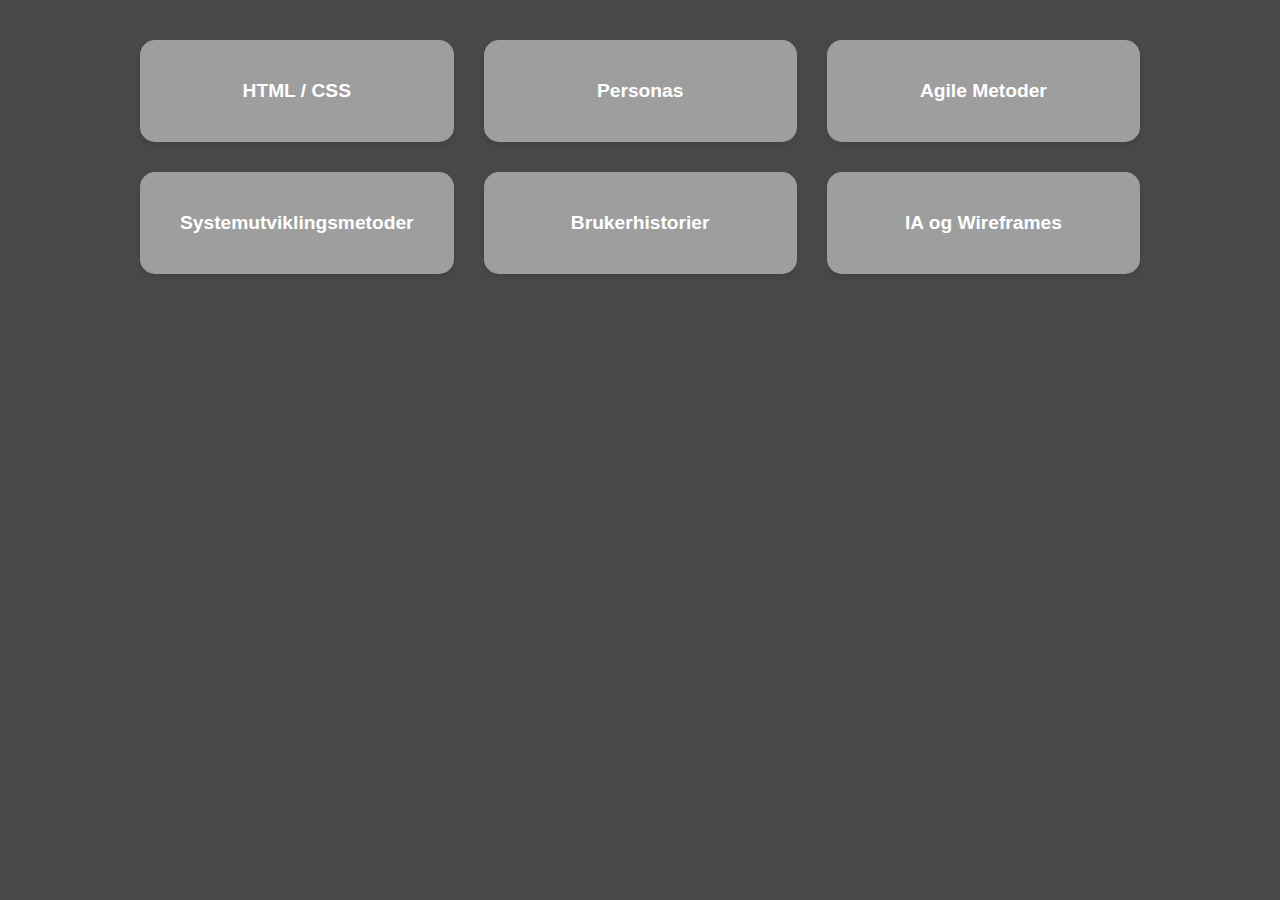
<file: index.html>
<!DOCTYPE html>
<html lang="no">
<head>
    <meta charset="UTF-8">
    <title>Obligatorisk 2</title>
    <link rel="stylesheet" href="style.css">
</head>
<body>
    <div class="container">
        <a href="html.css.html" class="box">HTML / CSS</a>
        <a href="Personas.html" class="box">Personas</a>
        <a href="Agilemetoder.html" class="box">Agile Metoder</a>
        <a href="Systemutviklingsmetoder.html" class="box">Systemutviklingsmetoder</a>
        <a href="Brukerhistorier.html" class="box">Brukerhistorier</a>
        <a href="IAogwireframes.html" class="box">IA og Wireframes</a>
    </div>
</body>
</html>
</file>
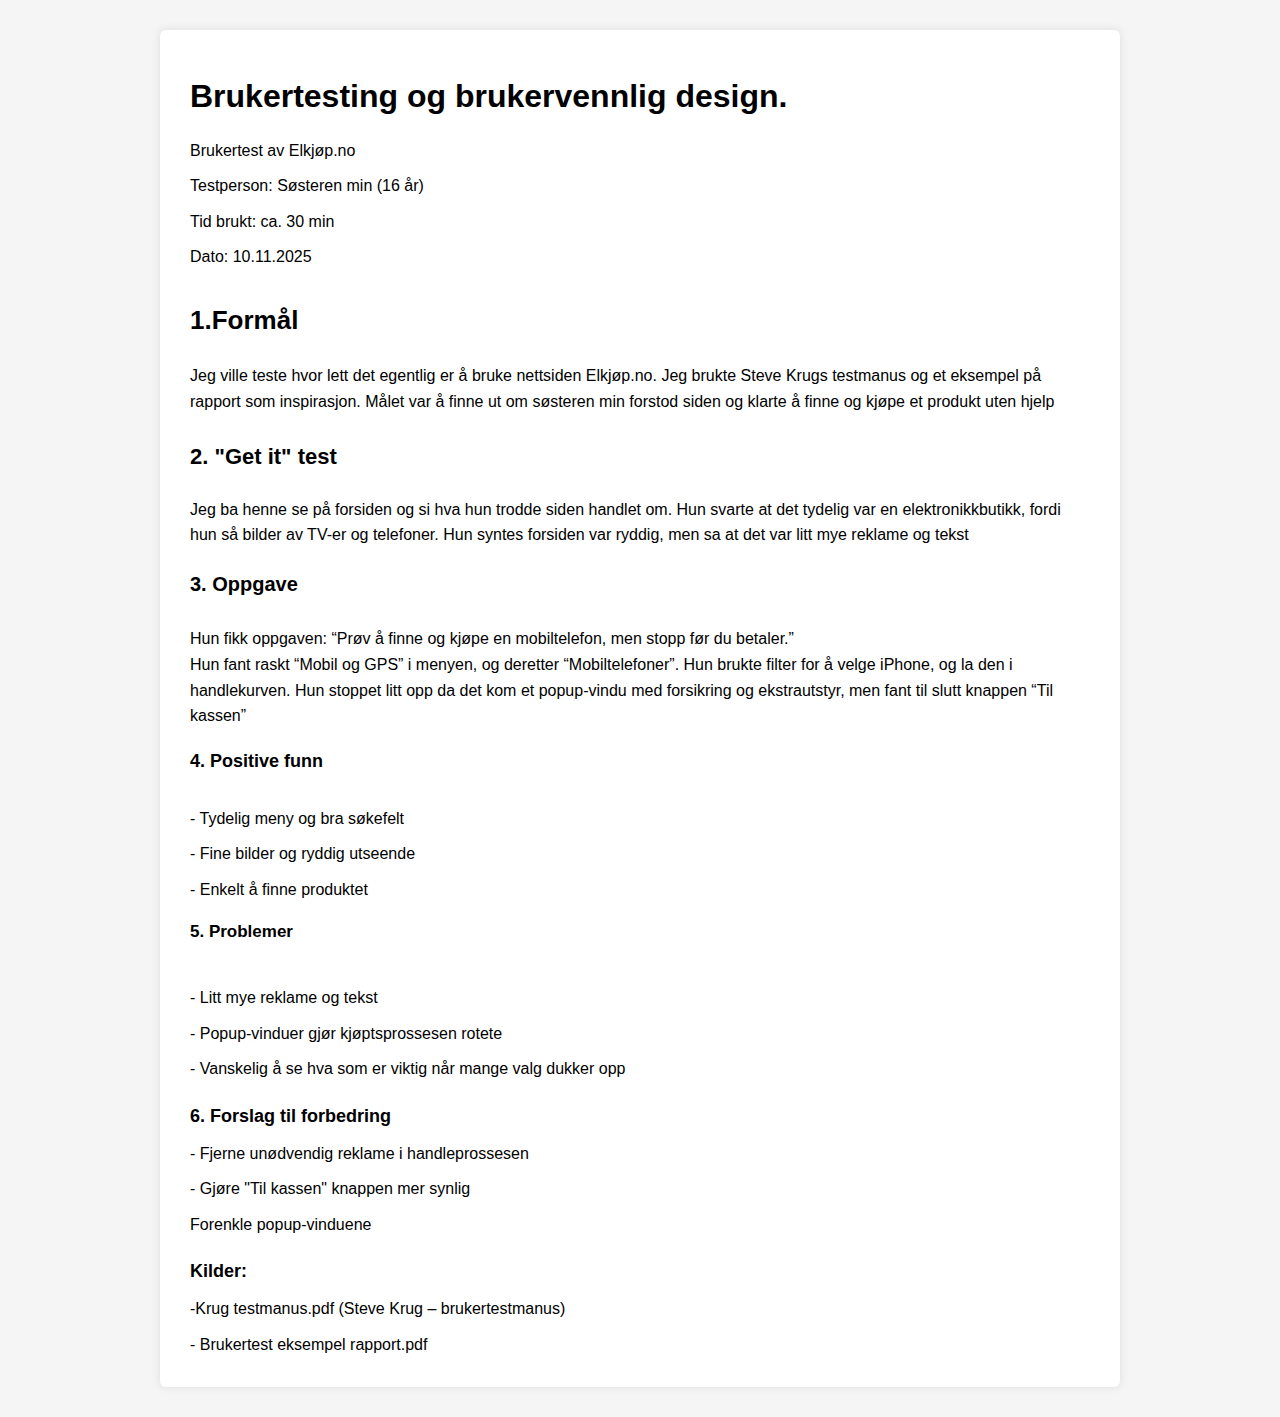
<file: brukertesting.html>
<!DOCTYPE html>
<html lang="no">
<head>
    <meta charset="UTF-8">
    <title>Systemutviklingsmetoder</title>
    <link rel="stylesheet" href="personas.css">
</head>
<body>
    <div class="container">
      <h1> Brukertesting og brukervennlig design.</h1>
      <p>Brukertest av Elkjøp.no </p>
      <p>Testperson: Søsteren min (16 år)</p>
      <p>Tid brukt: ca. 30 min</p>
      <p>Dato: 10.11.2025</p>

      <h2>1.Formål</h2>
      <p>Jeg ville teste hvor lett det egentlig er å bruke nettsiden Elkjøp.no. Jeg brukte Steve Krugs testmanus og et eksempel på rapport som inspirasjon. Målet var å finne ut om søsteren min forstod siden og klarte å finne og kjøpe et produkt uten hjelp</p>
    
      <h3>2. "Get it" test</h3>
      <p>Jeg ba henne se på forsiden og si hva hun trodde siden handlet om. Hun svarte at det tydelig var en elektronikkbutikk, fordi hun så bilder av TV-er og telefoner. Hun syntes forsiden var ryddig, men sa at det var litt mye reklame og tekst</p>
      
      <h4>3. Oppgave</h4>
      <p>Hun fikk oppgaven: “Prøv å finne og kjøpe en mobiltelefon, men stopp før du betaler.”
        Hun fant raskt “Mobil og GPS” i menyen, og deretter “Mobiltelefoner”. Hun brukte filter for å velge iPhone, og la den i handlekurven. Hun stoppet litt opp da det kom et popup-vindu med forsikring og ekstrautstyr, men fant til slutt knappen “Til kassen”</p>

    <h5>4. Positive funn</h5>
    <p>- Tydelig meny og bra søkefelt</p>
    <p>- Fine bilder og ryddig utseende</p>
    <p>- Enkelt å finne produktet</p>

    <h6>5. Problemer</h6>
    <p>- Litt mye reklame og tekst</p>
    <p>- Popup-vinduer gjør kjøptsprossesen rotete</p>
    <p>- Vanskelig å se hva som er viktig når mange valg dukker opp</p>
    
    <h7>6. Forslag til forbedring</h7>
    <p>- Fjerne unødvendig reklame i handleprossesen</p>
    <p>- Gjøre "Til kassen" knappen mer synlig</p>
    <p> Forenkle popup-vinduene</p>

    <h8>Kilder:</h8>
    <p>-Krug testmanus.pdf (Steve Krug – brukertestmanus) </p>
    <p>- Brukertest eksempel rapport.pdf</p>
   
    </div>
</body>
</html>
</file>
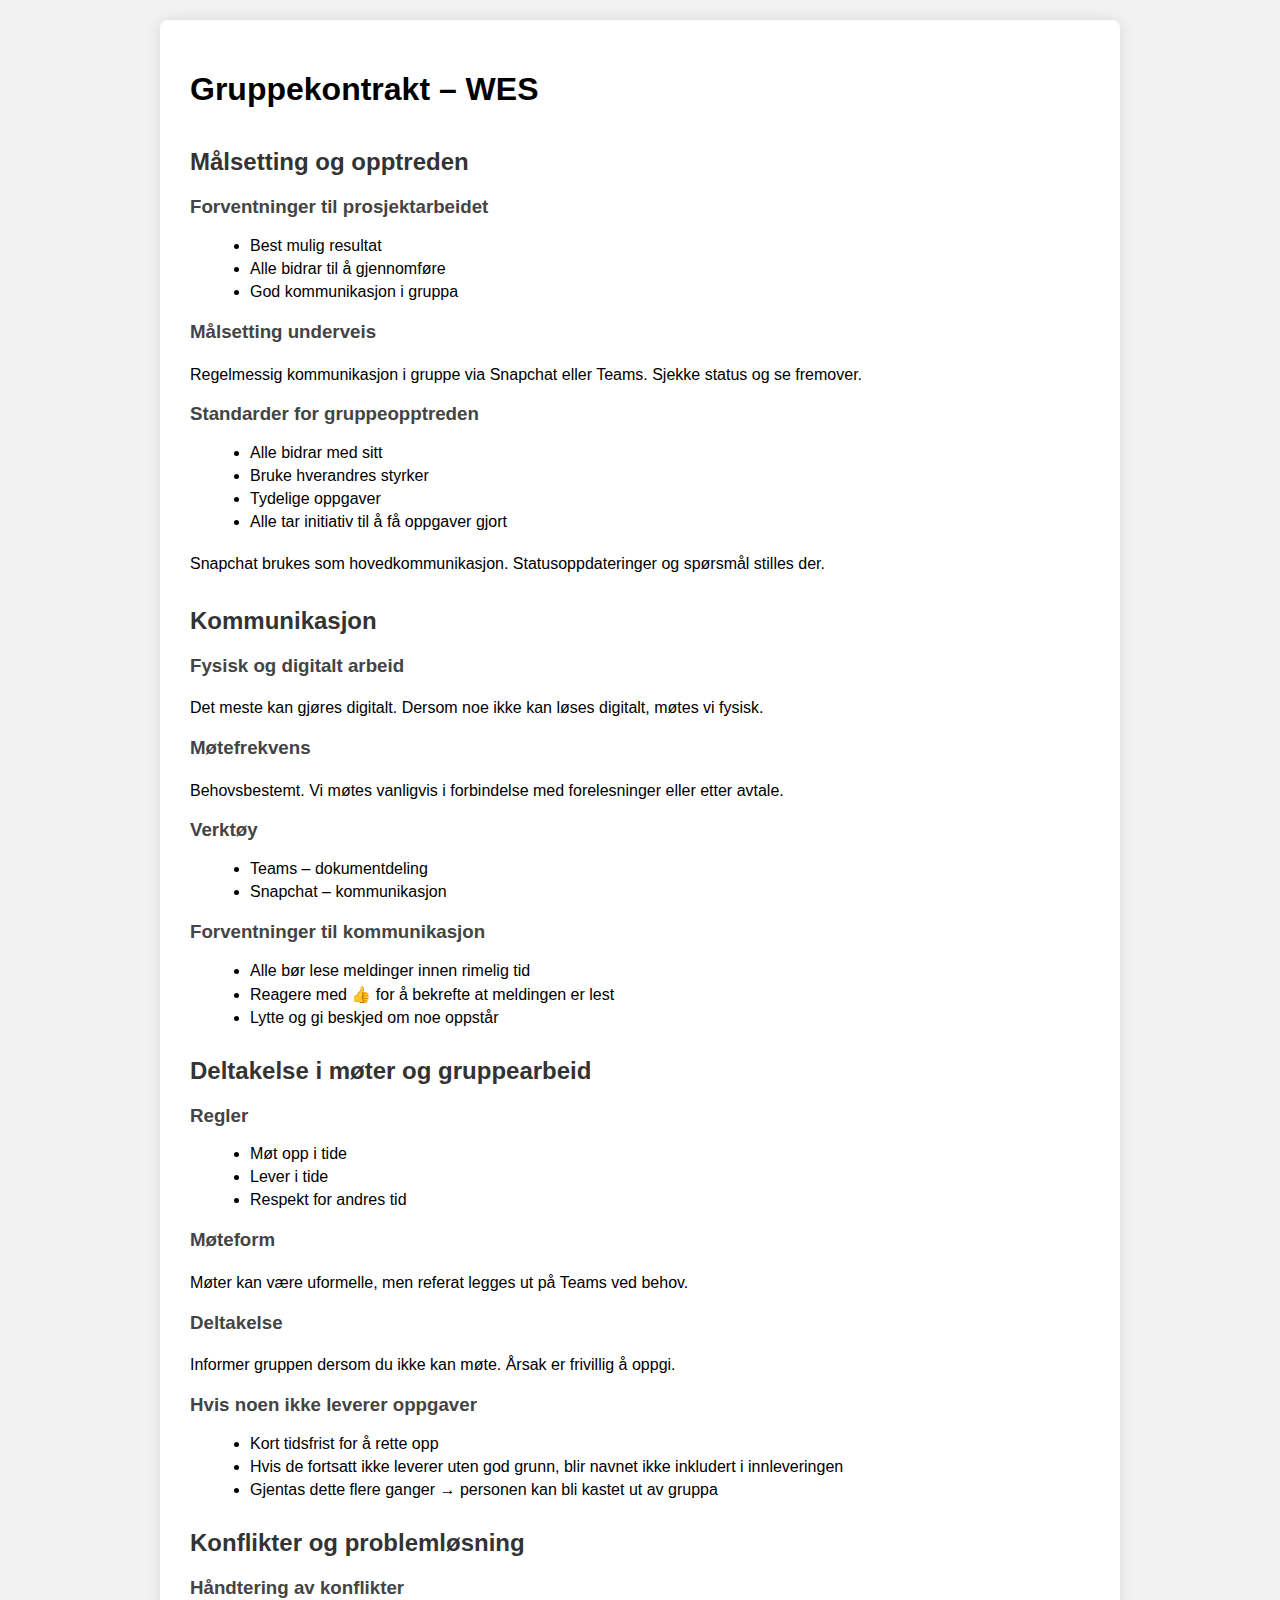
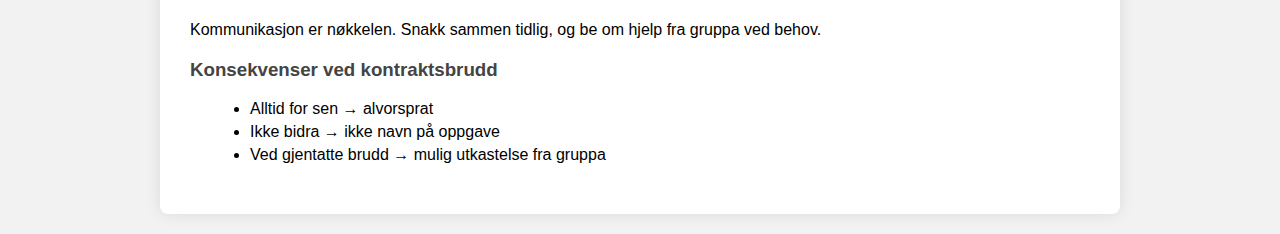
<file: gruppekontrakt.html>
<!DOCTYPE html>
<html lang="no">
<head>
    <meta charset="UTF-8">
    <title>Gruppekontrakt WES</title>
    <link rel="stylesheet" href="kontrakt.css">
</head>
<body>

<div class="container">

    <h1>Gruppekontrakt – WES</h1>

    <section>
        <h2>Målsetting og opptreden</h2>
        <h3>Forventninger til prosjektarbeidet</h3>
        <ul>
            <li>Best mulig resultat</li>
            <li>Alle bidrar til å gjennomføre</li>
            <li>God kommunikasjon i gruppa</li>
        </ul>

        <h3>Målsetting underveis</h3>
        <p>Regelmessig kommunikasjon i gruppe via Snapchat eller Teams. Sjekke status og se fremover.</p>

        <h3>Standarder for gruppeopptreden</h3>
        <ul>
            <li>Alle bidrar med sitt</li>
            <li>Bruke hverandres styrker</li>
            <li>Tydelige oppgaver</li>
            <li>Alle tar initiativ til å få oppgaver gjort</li>
        </ul>

        <p>Snapchat brukes som hovedkommunikasjon. Statusoppdateringer og spørsmål stilles der.</p>
    </section>

    <section>
        <h2>Kommunikasjon</h2>

        <h3>Fysisk og digitalt arbeid</h3>
        <p>Det meste kan gjøres digitalt. Dersom noe ikke kan løses digitalt, møtes vi fysisk.</p>

        <h3>Møtefrekvens</h3>
        <p>Behovsbestemt. Vi møtes vanligvis i forbindelse med forelesninger eller etter avtale.</p>

        <h3>Verktøy</h3>
        <ul>
            <li>Teams – dokumentdeling</li>
            <li>Snapchat – kommunikasjon</li>
        </ul>

        <h3>Forventninger til kommunikasjon</h3>
        <ul>
            <li>Alle bør lese meldinger innen rimelig tid</li>
            <li>Reagere med 👍 for å bekrefte at meldingen er lest</li>
            <li>Lytte og gi beskjed om noe oppstår</li>
        </ul>
    </section>

    <section>
        <h2>Deltakelse i møter og gruppearbeid</h2>

        <h3>Regler</h3>
        <ul>
            <li>Møt opp i tide</li>
            <li>Lever i tide</li>
            <li>Respekt for andres tid</li>
        </ul>

        <h3>Møteform</h3>
        <p>Møter kan være uformelle, men referat legges ut på Teams ved behov.</p>

        <h3>Deltakelse</h3>
        <p>Informer gruppen dersom du ikke kan møte. Årsak er frivillig å oppgi.</p>

        <h3>Hvis noen ikke leverer oppgaver</h3>
        <ul>
            <li>Kort tidsfrist for å rette opp</li>
            <li>Hvis de fortsatt ikke leverer uten god grunn, blir navnet ikke inkludert i innleveringen</li>
            <li>Gjentas dette flere ganger → personen kan bli kastet ut av gruppa</li>
        </ul>
    </section>

    <section>
        <h2>Konflikter og problemløsning</h2>

        <h3>Håndtering av konflikter</h3>
        <p>Kommunikasjon er nøkkelen. Snakk sammen tidlig, og be om hjelp fra gruppa ved behov.</p>

        <h3>Konsekvenser ved kontraktsbrudd</h3>
        <ul>
            <li>Alltid for sen → alvorsprat</li>
            <li>Ikke bidra → ikke navn på oppgave</li>
            <li>Ved gjentatte brudd → mulig utkastelse fra gruppa</li>
        </ul>
    </section>

</div>

</body>
</html>
</file>
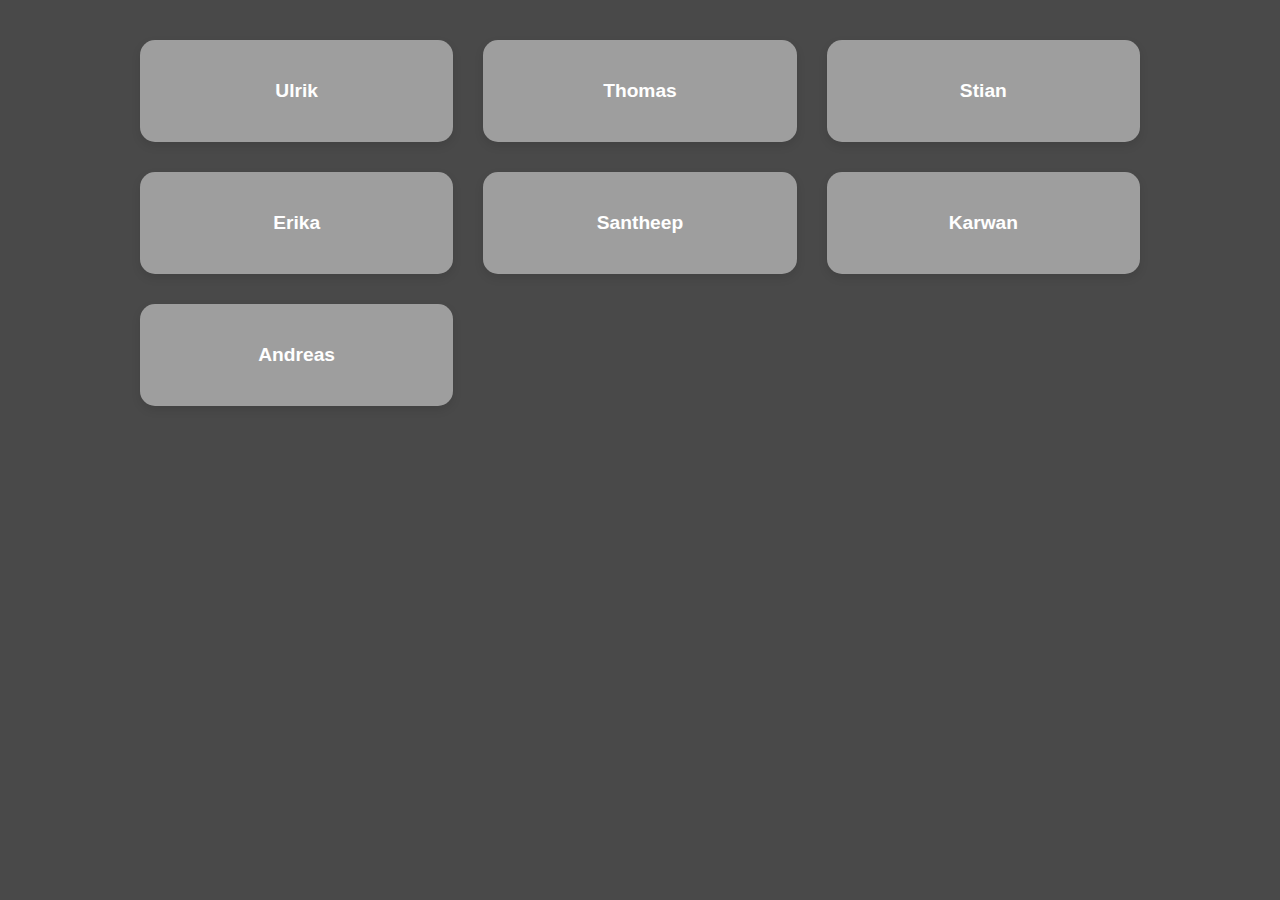
<file: htmlcss.html>
<!DOCTYPE html>
<html lang="no">
<head>
    <meta charset="UTF-8">
    <title>HTML / CSS</title>
    <link rel="stylesheet" href="style.css">
</head>
<body>
    <div class="container">
        <a href="Ulrik.html" class="box">Ulrik</a>
        <a href="Thomas.html" class="box">Thomas</a>
        <a href="stian.html" class="box">Stian</a>
        <a href="Erika.html" class="box">Erika</a>
        <a href="Santheep.html" class="box">Santheep</a>
        <a href="Karwan.html" class="box">Karwan</a>
        <a href="Andreas.html" class="box">Andreas</a>
    </div>
</body>
</html>
</file>
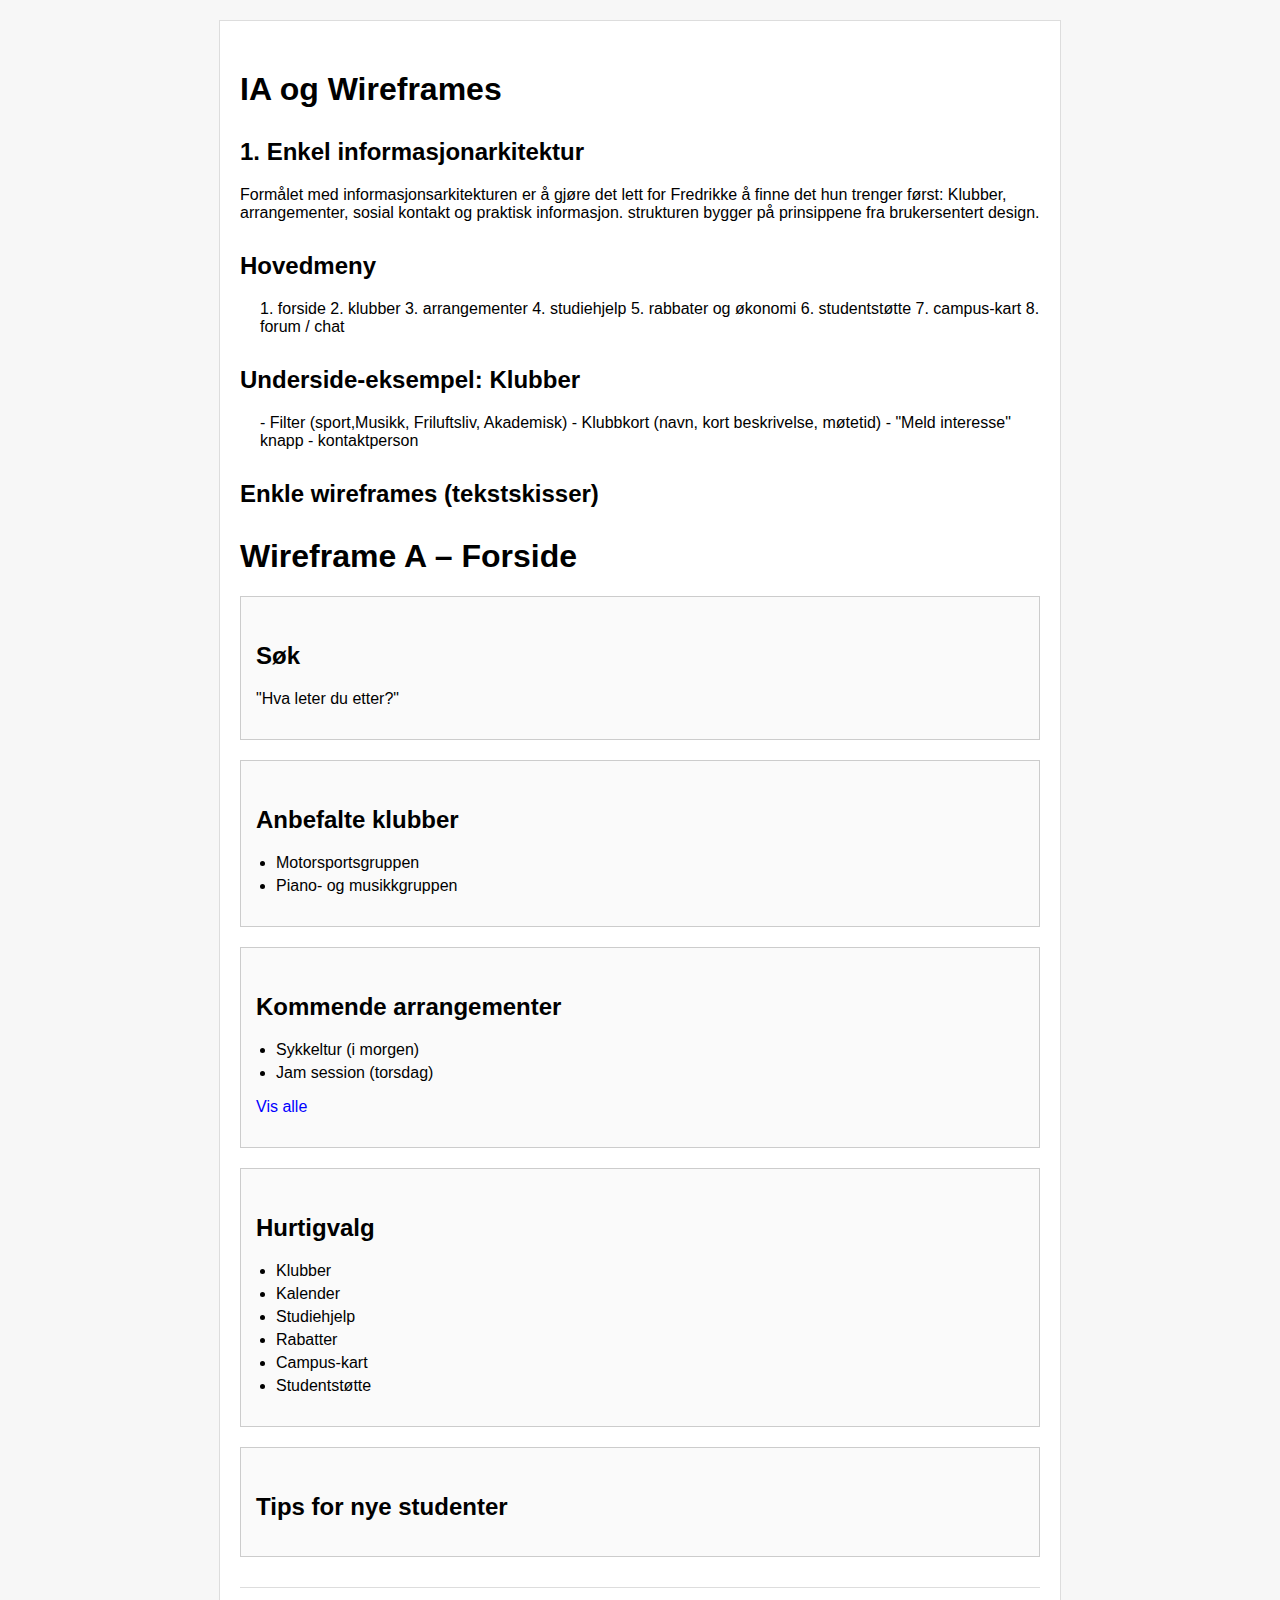
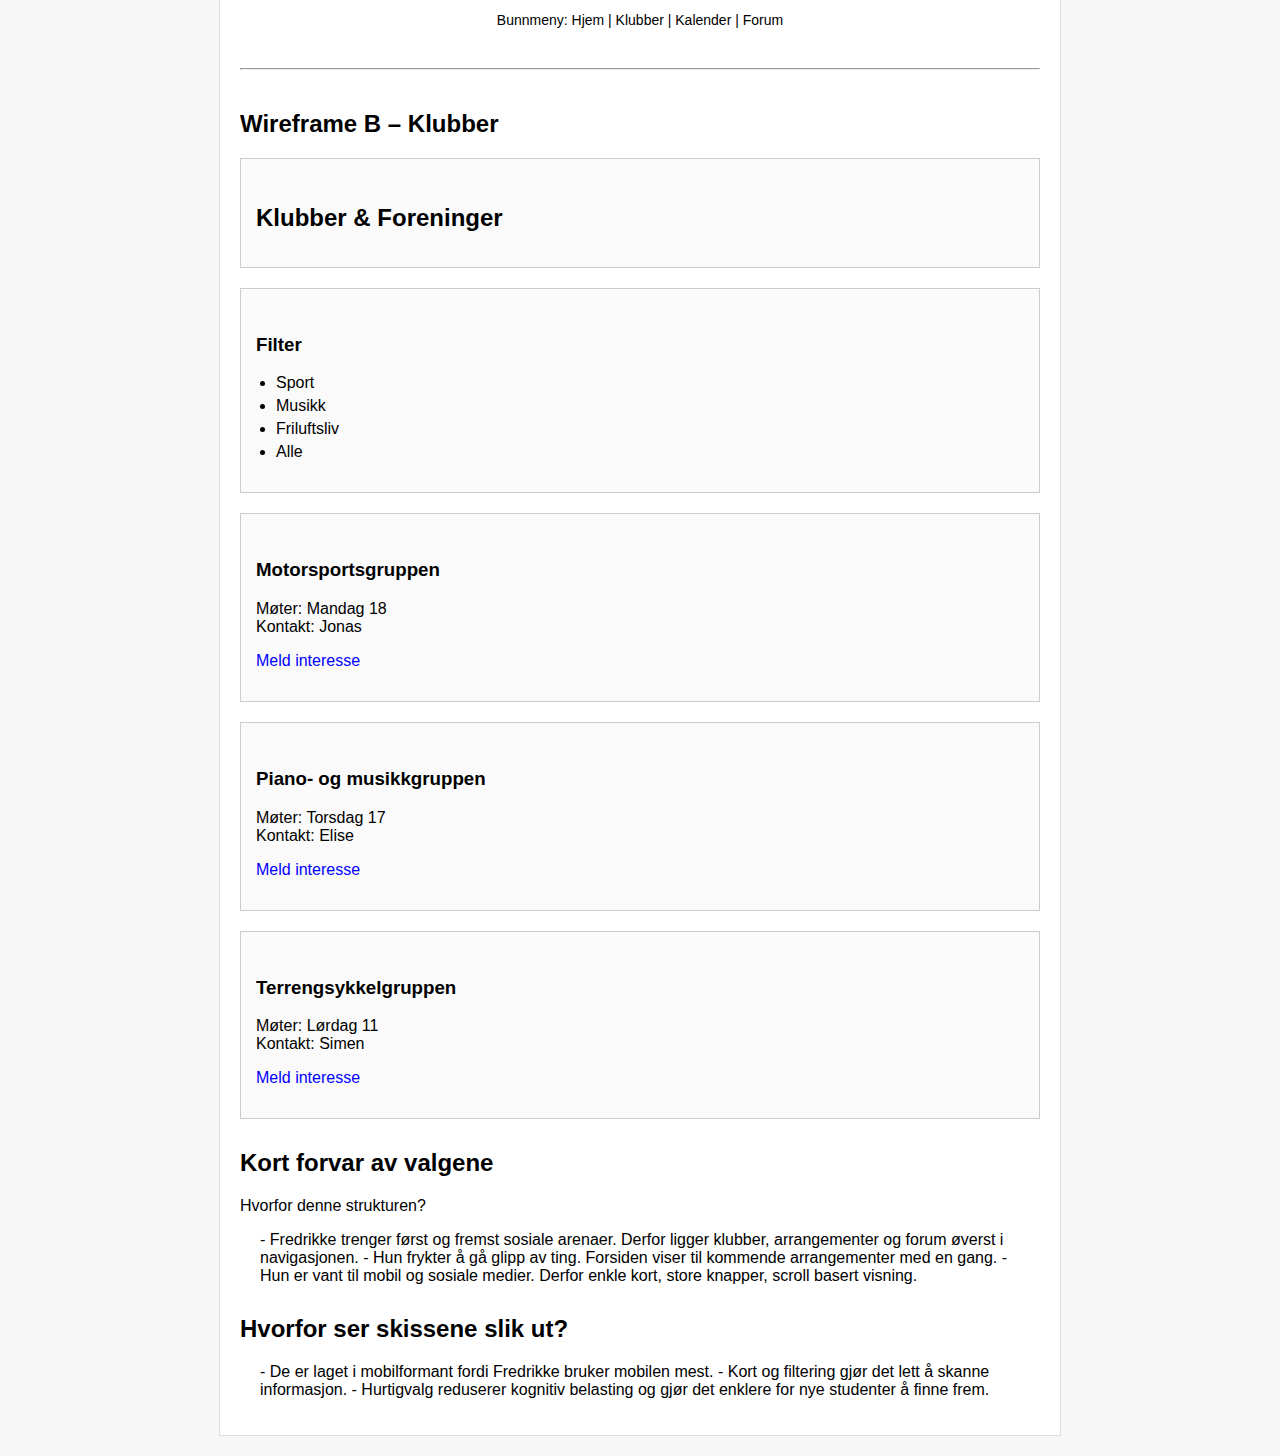
<file: IAogwireframes.html>
<!DOCTYPE html>
<html lang="no">
<head>
    <meta charset="UTF-8">
    <title>IA og Wireframes</title>
    <link rel="stylesheet" href="wireframes.css">
</head>
<body>
    <div class="container">
      <h1> IA og Wireframes</h1>
      <h2>1. Enkel informasjonarkitektur</h2>
      <p>Formålet med informasjonsarkitekturen er å gjøre det lett for Fredrikke å finne det hun trenger først: Klubber, arrangementer, sosial kontakt og praktisk informasjon.
        strukturen bygger på prinsippene fra brukersentert design.
      </p>
        <h2>Hovedmeny</h2>
        <ul>1. forside
            2. klubber
            3. arrangementer 
            4. studiehjelp
            5. rabbater og økonomi
            6. studentstøtte
            7. campus-kart
            8. forum / chat
        </ul>
        <h2>Underside-eksempel: Klubber</h2>
        <ul>- Filter (sport,Musikk, Friluftsliv, Akademisk)
            - Klubbkort (navn, kort beskrivelse, møtetid)
            - "Meld interesse" knapp
            - kontaktperson
        </ul>
        <h2>Enkle wireframes (tekstskisser)</h2>
        <h1>Wireframe A – Forside</h1>

    <section>
        <h2>Søk</h2>
        <p>"Hva leter du etter?"</p>
    </section>

    <section>
        <h2>Anbefalte klubber</h2>
        <ul>
            <li>Motorsportsgruppen</li>
            <li>Piano- og musikkgruppen</li>
        </ul>
    </section>

    <section>
        <h2>Kommende arrangementer</h2>
        <ul>
            <li>Sykkeltur (i morgen)</li>
            <li>Jam session (torsdag)</li>
        </ul>
        <p><a href="#">Vis alle</a></p>
    </section>

    <section>
        <h2>Hurtigvalg</h2>
        <ul>
            <li>Klubber</li>
            <li>Kalender</li>
            <li>Studiehjelp</li>
            <li>Rabatter</li>
            <li>Campus-kart</li>
            <li>Studentstøtte</li>
        </ul>
    </section>

    <section>
        <h2>Tips for nye studenter</h2>
    </section>

    <footer>
        <p>Bunnmeny: Hjem | Klubber | Kalender | Forum</p>
    </footer>

    <hr>

    
    <h2>Wireframe B – Klubber</h2>

    <section>
        <h2>Klubber & Foreninger</h2>
    </section>

    <section>
        <h3>Filter</h3>
        <ul>
            <li>Sport</li>
            <li>Musikk</li>
            <li>Friluftsliv</li>
            <li>Alle</li>
        </ul>
    </section>

    <section>
        <h3>Motorsportsgruppen</h3>
        <p>Møter: Mandag 18<br>Kontakt: Jonas</p>
        <p><a href="#">Meld interesse</a></p>
    </section>

    <section>
        <h3>Piano- og musikkgruppen</h3>
        <p>Møter: Torsdag 17<br>Kontakt: Elise</p>
        <p><a href="#">Meld interesse</a></p>
    </section>

    <section>
        <h3>Terrengsykkelgruppen</h3>
        <p>Møter: Lørdag 11<br>Kontakt: Simen</p>
        <p><a href="#">Meld interesse</a></p>
    </section>

    <h2>Kort forvar av valgene</h2>
    <p>Hvorfor denne strukturen?</p>
    <ul>
        - Fredrikke trenger først og fremst sosiale arenaer. Derfor ligger klubber, arrangementer og forum øverst i navigasjonen.
        - Hun frykter å gå glipp av ting. Forsiden viser til kommende arrangementer med en gang.
        - Hun er vant til mobil og sosiale medier. Derfor enkle kort, store knapper, scroll basert visning.
    </ul>

    <h2>Hvorfor ser skissene slik ut?</h2>
    <ul>
        - De er laget i mobilformant fordi Fredrikke bruker mobilen mest.
        - Kort og filtering gjør det lett å skanne informasjon.
        - Hurtigvalg reduserer kognitiv belasting og gjør det enklere for nye studenter å finne frem.
    </ul>
     
    </div>
</body>
</html>
</file>
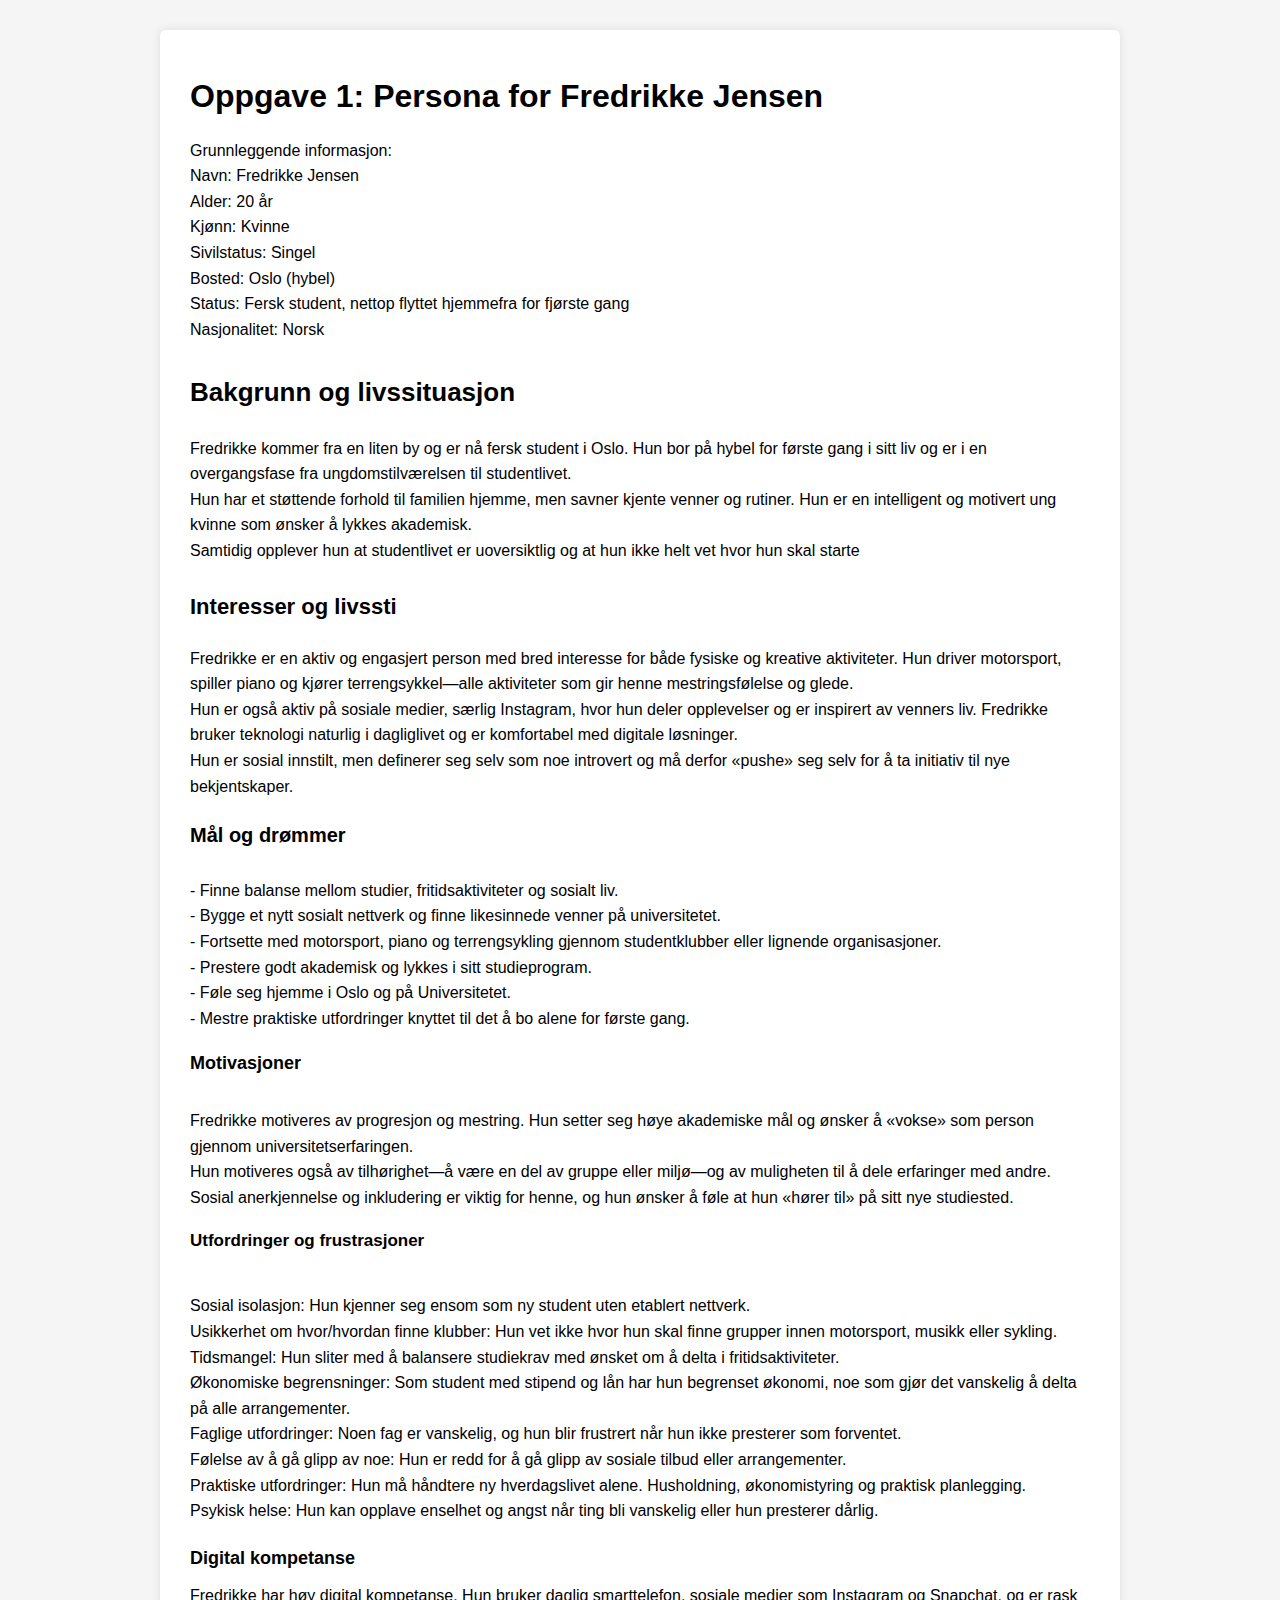
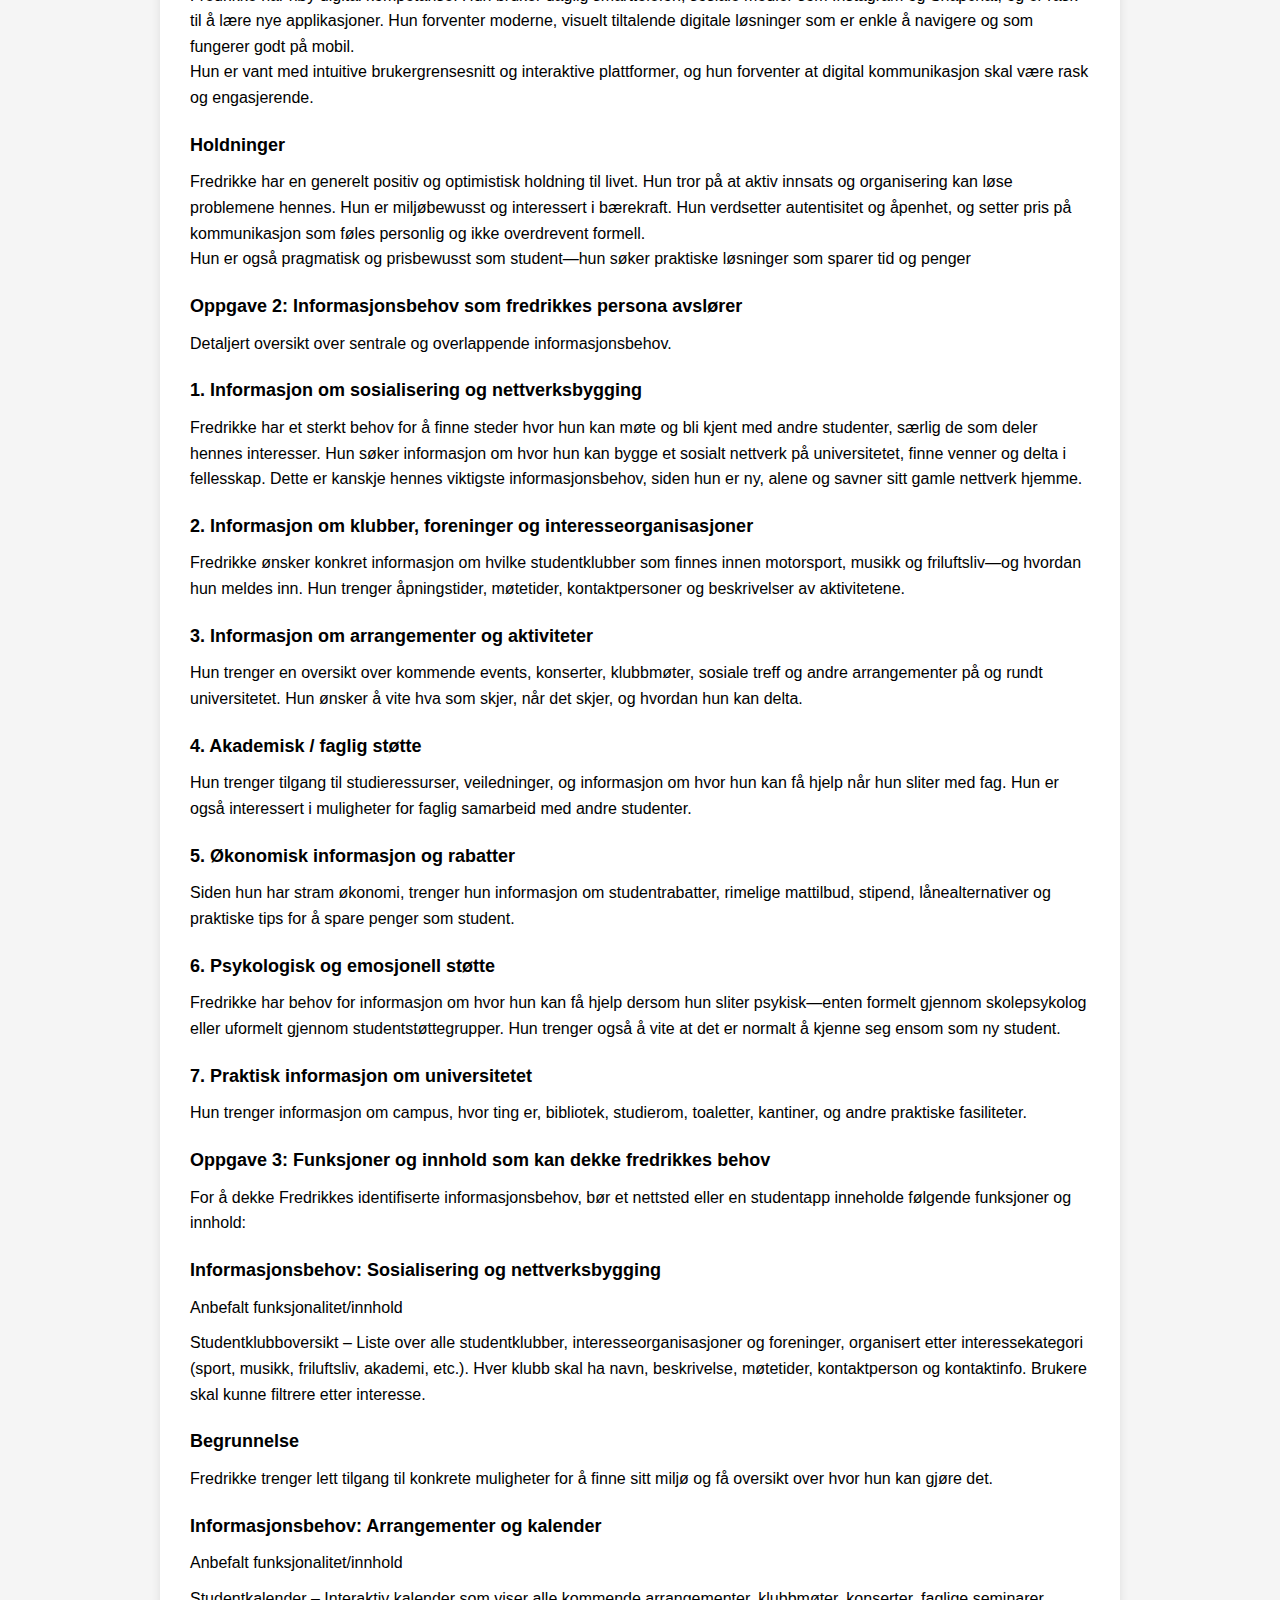
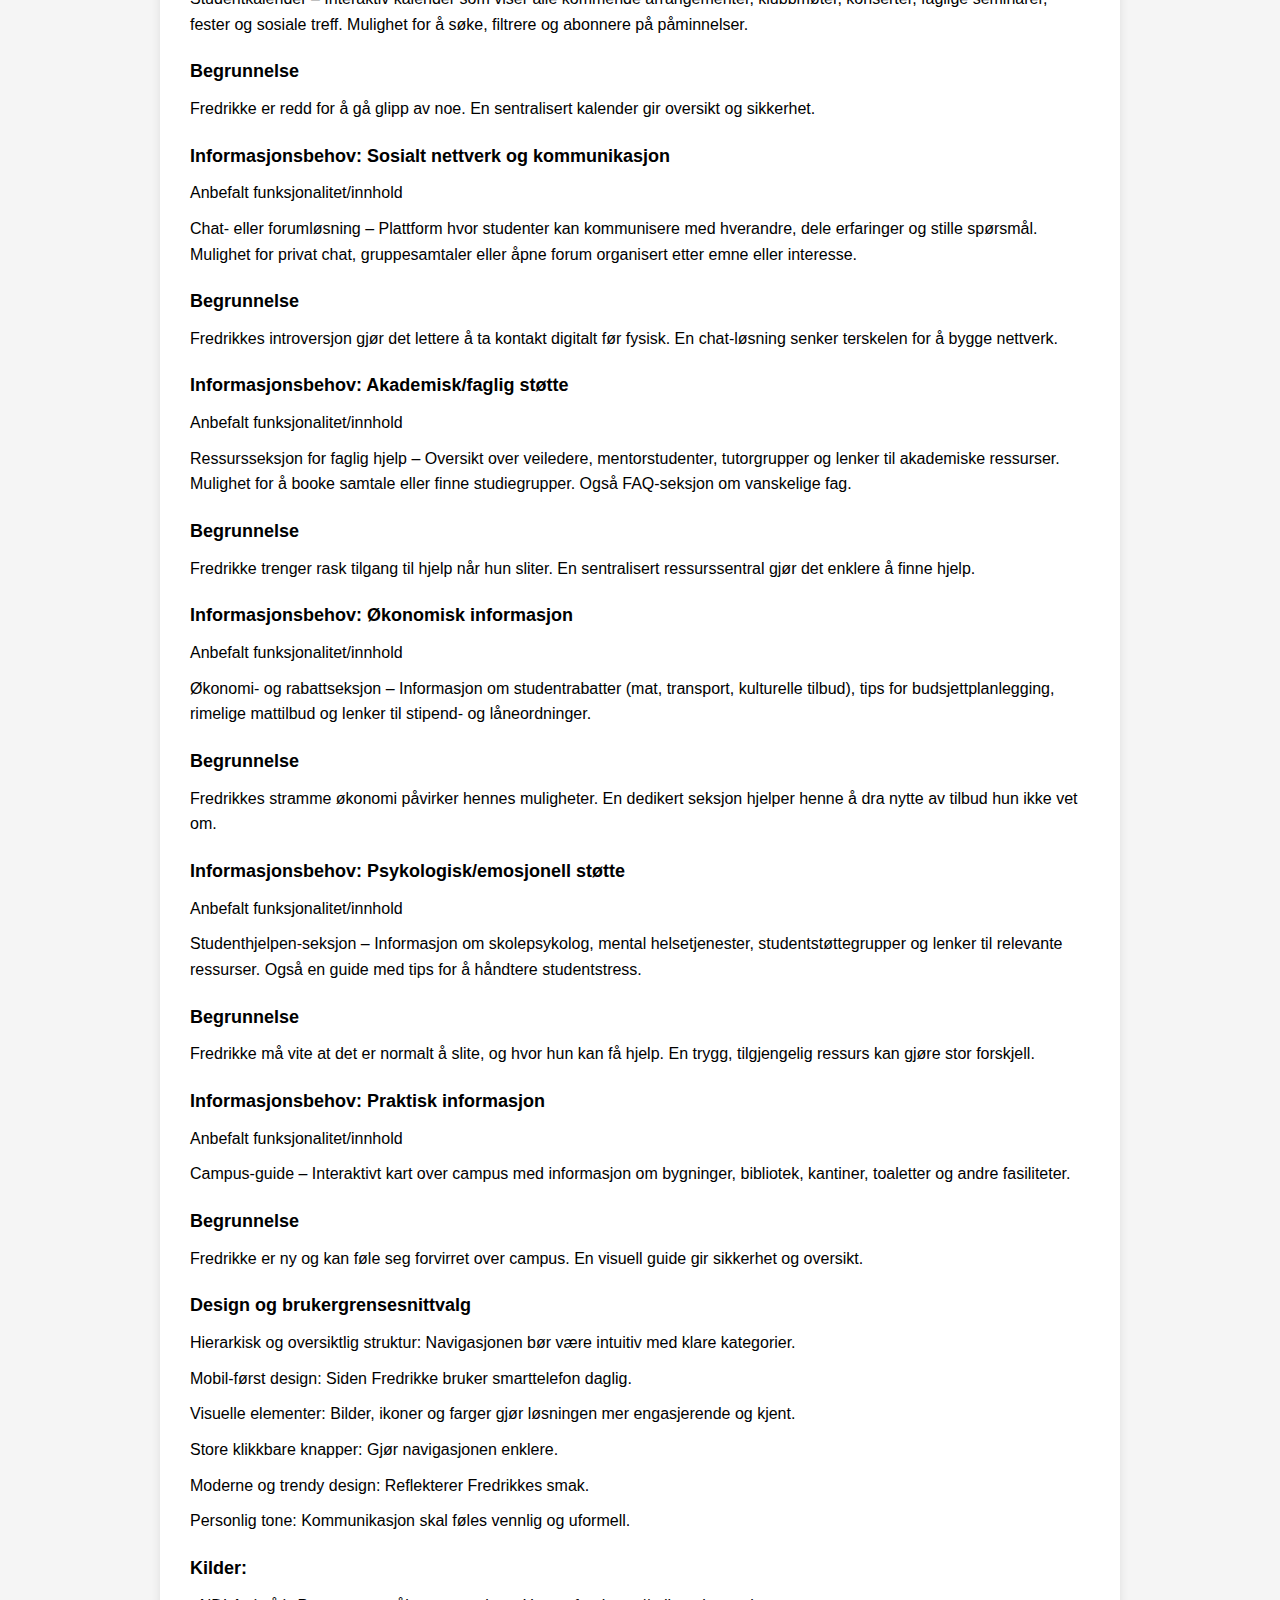
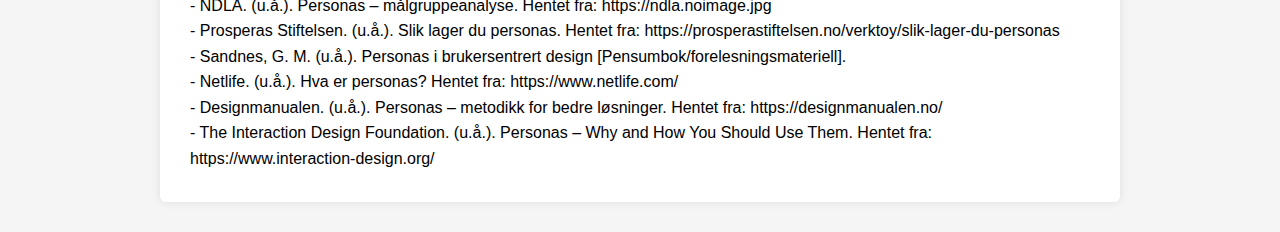
<file: Personas.html>
<!DOCTYPE html>
<html lang="no">
<head>
    <meta charset="UTF-8">
    <title>Personas for Fredrikke Jensen</title>
    <link rel="stylesheet" href="personas.css">
</head>
<body>
    <div class="container">
      <h1>Oppgave 1: Persona for Fredrikke Jensen</h1>
        <p>Grunnleggende informasjon:
        Navn: Fredrikke Jensen
        Alder: 20 år
        Kjønn: Kvinne
        Sivilstatus: Singel
        Bosted: Oslo (hybel)
        Status: Fersk student, nettop flyttet hjemmefra for fjørste gang
        Nasjonalitet: Norsk
        </p>
        <h2>Bakgrunn og livssituasjon</h2>
        <p>Fredrikke kommer fra en liten by og er nå fersk student i Oslo. Hun bor på hybel for første gang i sitt liv og er i en overgangsfase fra ungdomstilværelsen til studentlivet. 
            Hun har et støttende forhold til familien hjemme, men savner kjente venner og rutiner. Hun er en intelligent og motivert ung kvinne som ønsker å lykkes akademisk. 
            Samtidig opplever hun at studentlivet er uoversiktlig og at hun ikke helt vet hvor hun skal starte
        </p>
        <h3>Interesser og livssti</h3>
        <p>Fredrikke er en aktiv og engasjert person med bred interesse for både fysiske og kreative aktiviteter. Hun driver motorsport, spiller piano og kjører terrengsykkel—alle aktiviteter som gir henne mestringsfølelse og glede.
            Hun er også aktiv på sosiale medier, særlig Instagram, hvor hun deler opplevelser og er inspirert av venners liv. Fredrikke bruker teknologi naturlig i dagliglivet og er komfortabel med digitale løsninger.
            Hun er sosial innstilt, men definerer seg selv som noe introvert og må derfor «pushe» seg selv for å ta initiativ til nye bekjentskaper. 
        </p>
        <h4>Mål og drømmer</h4>
        <p>- Finne balanse mellom studier, fritidsaktiviteter og sosialt liv.
            - Bygge et nytt sosialt nettverk og finne likesinnede venner på universitetet.
            - Fortsette med motorsport, piano og terrengsykling gjennom studentklubber eller lignende organisasjoner.
            - Prestere godt akademisk og lykkes i sitt studieprogram.
            - Føle seg hjemme i Oslo og på Universitetet.
            - Mestre praktiske utfordringer knyttet til det å bo alene for første gang.
        </p>
        <h5>Motivasjoner</h5>
        <p>Fredrikke motiveres av progresjon og mestring. Hun setter seg høye akademiske mål og ønsker å «vokse» som person gjennom universitetserfaringen. 
            Hun motiveres også av tilhørighet—å være en del av gruppe eller miljø—og av muligheten til å dele erfaringer med andre. Sosial anerkjennelse og inkludering er viktig for henne, og hun ønsker å føle at hun «hører til» på sitt nye studiested.
        </p>
        <h6>Utfordringer og frustrasjoner</h6>
        <p> Sosial isolasjon: Hun kjenner seg ensom som ny student uten etablert nettverk.
            Usikkerhet om hvor/hvordan finne klubber: Hun vet ikke hvor hun skal finne grupper innen motorsport, musikk eller sykling.
            Tidsmangel: Hun sliter med å balansere studiekrav med ønsket om å delta i fritidsaktiviteter.
            Økonomiske begrensninger: Som student med stipend og lån har hun begrenset økonomi, noe som gjør det vanskelig å delta på alle arrangementer.
            Faglige utfordringer: Noen fag er vanskelig, og hun blir frustrert når hun ikke presterer som forventet.
            Følelse av å gå glipp av noe: Hun er redd for å gå glipp av sosiale tilbud eller arrangementer.
            Praktiske utfordringer: Hun må håndtere ny hverdagslivet alene. Husholdning, økonomistyring og praktisk planlegging.
            Psykisk helse: Hun kan opplave enselhet og angst når ting bli vanskelig eller hun presterer dårlig.
        </p>
        <h7>Digital kompetanse</h7>
        <p>Fredrikke har høy digital kompetanse. Hun bruker daglig smarttelefon, sosiale medier som Instagram og Snapchat, og er rask til å lære nye applikasjoner. Hun forventer moderne, visuelt tiltalende digitale løsninger som er enkle å navigere og som fungerer godt på mobil. 
            Hun er vant med intuitive brukergrensesnitt og interaktive plattformer, og hun forventer at digital kommunikasjon skal være rask og engasjerende. 
        </p>
        <h8>Holdninger</h8>
        <p>Fredrikke har en generelt positiv og optimistisk holdning til livet. Hun tror på at aktiv innsats og organisering kan løse problemene hennes. Hun er miljøbewusst og interessert i bærekraft. Hun verdsetter autentisitet og åpenhet, og setter pris på kommunikasjon som føles personlig og ikke overdrevent formell. 
            Hun er også pragmatisk og prisbewusst som student—hun søker praktiske løsninger som sparer tid og penger
        </p>
        <h8>Oppgave 2: Informasjonsbehov som fredrikkes persona avslører</h8>
        
        <p>Detaljert oversikt over sentrale og overlappende informasjonsbehov.</p>

        <h9>1. Informasjon om sosialisering og nettverksbygging</h9>
        <p>Fredrikke har et sterkt behov for å finne steder hvor hun kan møte og bli kjent med andre studenter, særlig de som deler hennes interesser. Hun søker informasjon om hvor hun kan bygge et sosialt nettverk på universitetet, finne venner og delta i fellesskap. Dette er kanskje hennes viktigste informasjonsbehov, siden hun er ny, alene og savner sitt gamle nettverk hjemme.</p>

        <h10>2. Informasjon om klubber, foreninger og interesseorganisasjoner</h10>
        <p>Fredrikke ønsker konkret informasjon om hvilke studentklubber som finnes innen motorsport, musikk og friluftsliv—og hvordan hun meldes inn. Hun trenger åpningstider, møtetider, kontaktpersoner og beskrivelser av aktivitetene.</p>

        <h11>3. Informasjon om arrangementer og aktiviteter</h11>
        <p>Hun trenger en oversikt over kommende events, konserter, klubbmøter, sosiale treff og andre arrangementer på og rundt universitetet. Hun ønsker å vite hva som skjer, når det skjer, og hvordan hun kan delta.</p>

        <h12>4. Akademisk / faglig støtte</h12>
        <p>Hun trenger tilgang til studieressurser, veiledninger, og informasjon om hvor hun kan få hjelp når hun sliter med fag. Hun er også interessert i muligheter for faglig samarbeid med andre studenter.</p>

        <h13>5. Økonomisk informasjon og rabatter</h13>
        <p>Siden hun har stram økonomi, trenger hun informasjon om studentrabatter, rimelige mattilbud, stipend, lånealternativer og praktiske tips for å spare penger som student.</p>

        <h14>6. Psykologisk og emosjonell støtte</h14>
        <p>Fredrikke har behov for informasjon om hvor hun kan få hjelp dersom hun sliter psykisk—enten formelt gjennom skolepsykolog eller uformelt gjennom studentstøttegrupper. Hun trenger også å vite at det er normalt å kjenne seg ensom som ny student.</p>

        <h15>7. Praktisk informasjon om universitetet</h15>
        <p>Hun trenger informasjon om campus, hvor ting er, bibliotek, studierom, toaletter, kantiner, og andre praktiske fasiliteter.</p>

        <h16>Oppgave 3: Funksjoner og innhold som kan dekke fredrikkes behov</h16>
        <p>For å dekke Fredrikkes identifiserte informasjonsbehov, bør et nettsted eller en studentapp inneholde følgende funksjoner og innhold:</p>

        <h17>Informasjonsbehov: Sosialisering og nettverksbygging</h17>
        <p>Anbefalt funksjonalitet/innhold</p>
        <p>Studentklubboversikt – Liste over alle studentklubber, interesseorganisasjoner og foreninger, organisert etter interessekategori (sport, musikk, friluftsliv, akademi, etc.). Hver klubb skal ha navn, beskrivelse, møtetider, kontaktperson og kontaktinfo. Brukere skal kunne filtrere etter interesse.</p>
        <h18>Begrunnelse</h18>
        <p>Fredrikke trenger lett tilgang til konkrete muligheter for å finne sitt miljø og få oversikt over hvor hun kan gjøre det.</p>

        <h19>Informasjonsbehov: Arrangementer og kalender</h19>
        <p>Anbefalt funksjonalitet/innhold</p>
        <p>Studentkalender – Interaktiv kalender som viser alle kommende arrangementer, klubbmøter, konserter, faglige seminarer, fester og sosiale treff. Mulighet for å søke, filtrere og abonnere på påminnelser.</p>
        <h20>Begrunnelse</h20>
        <p>Fredrikke er redd for å gå glipp av noe. En sentralisert kalender gir oversikt og sikkerhet.</p>

        <h21>Informasjonsbehov: Sosialt nettverk og kommunikasjon</h21>
        <p>Anbefalt funksjonalitet/innhold</p>
        <p>Chat- eller forumløsning – Plattform hvor studenter kan kommunisere med hverandre, dele erfaringer og stille spørsmål. Mulighet for privat chat, gruppesamtaler eller åpne forum organisert etter emne eller interesse.</p>
        <h22>Begrunnelse</h22>
        <p>Fredrikkes introversjon gjør det lettere å ta kontakt digitalt før fysisk. En chat-løsning senker terskelen for å bygge nettverk.</p>

        <h23>Informasjonsbehov: Akademisk/faglig støtte</h23>
        <p>Anbefalt funksjonalitet/innhold</p>
        <p>Ressursseksjon for faglig hjelp – Oversikt over veiledere, mentorstudenter, tutorgrupper og lenker til akademiske ressurser. Mulighet for å booke samtale eller finne studiegrupper. Også FAQ-seksjon om vanskelige fag.</p>
        <h24>Begrunnelse</h24>
        <p>Fredrikke trenger rask tilgang til hjelp når hun sliter. En sentralisert ressurssentral gjør det enklere å finne hjelp.</p>

        <h25>Informasjonsbehov: Økonomisk informasjon</h25>
        <p>Anbefalt funksjonalitet/innhold</p>
        <p>Økonomi- og rabattseksjon – Informasjon om studentrabatter (mat, transport, kulturelle tilbud), tips for budsjettplanlegging, rimelige mattilbud og lenker til stipend- og låneordninger.</p>
        <h26>Begrunnelse</h26>
        <p>Fredrikkes stramme økonomi påvirker hennes muligheter. En dedikert seksjon hjelper henne å dra nytte av tilbud hun ikke vet om.</p>

        <h26>Informasjonsbehov: Psykologisk/emosjonell støtte</h26>
        <p>Anbefalt funksjonalitet/innhold</p>
        <p>Studenthjelpen-seksjon – Informasjon om skolepsykolog, mental helsetjenester, studentstøttegrupper og lenker til relevante ressurser. Også en guide med tips for å håndtere studentstress.</p>
        <h27>Begrunnelse</h27>
        <p>Fredrikke må vite at det er normalt å slite, og hvor hun kan få hjelp. En trygg, tilgjengelig ressurs kan gjøre stor forskjell.</p>

        <h28>Informasjonsbehov: Praktisk informasjon</h28>
        <p>Anbefalt funksjonalitet/innhold</p>
        <p>Campus-guide – Interaktivt kart over campus med informasjon om bygninger, bibliotek, kantiner, toaletter og andre fasiliteter.</p>
        <h29>Begrunnelse</h29>
        <p>Fredrikke er ny og kan føle seg forvirret over campus. En visuell guide gir sikkerhet og oversikt.</p>

        <h30>Design og brukergrensesnittvalg</h30>
        <p>Hierarkisk og oversiktlig struktur: Navigasjonen bør være intuitiv med klare kategorier.</p>
        <p>Mobil-først design: Siden Fredrikke bruker smarttelefon daglig.</p>
        <p>Visuelle elementer: Bilder, ikoner og farger gjør løsningen mer engasjerende og kjent.</p>
        <p>Store klikkbare knapper: Gjør navigasjonen enklere.</p>
        <p>Moderne og trendy design: Reflekterer Fredrikkes smak.</p>
        <p>Personlig tone: Kommunikasjon skal føles vennlig og uformell.</p>

        <h31>Kilder:</h31>
        <p>- NDLA. (u.å.). Personas – målgruppeanalyse. Hentet fra: https://ndla.noimage.jpg
            - Prosperas Stiftelsen. (u.å.). Slik lager du personas. Hentet fra: https://prosperastiftelsen.no/verktoy/slik-lager-du-personas
            - Sandnes, G. M. (u.å.). Personas i brukersentrert design [Pensumbok/forelesningsmateriell].
            - Netlife. (u.å.). Hva er personas? Hentet fra: https://www.netlife.com/ 
            - Designmanualen. (u.å.). Personas – metodikk for bedre løsninger. Hentet fra: https://designmanualen.no/ 
            - The Interaction Design Foundation. (u.å.). Personas – Why and How You Should Use Them. Hentet fra: https://www.interaction-design.org/  
        </p>




     
    </div>
</body>
</html>
</file>
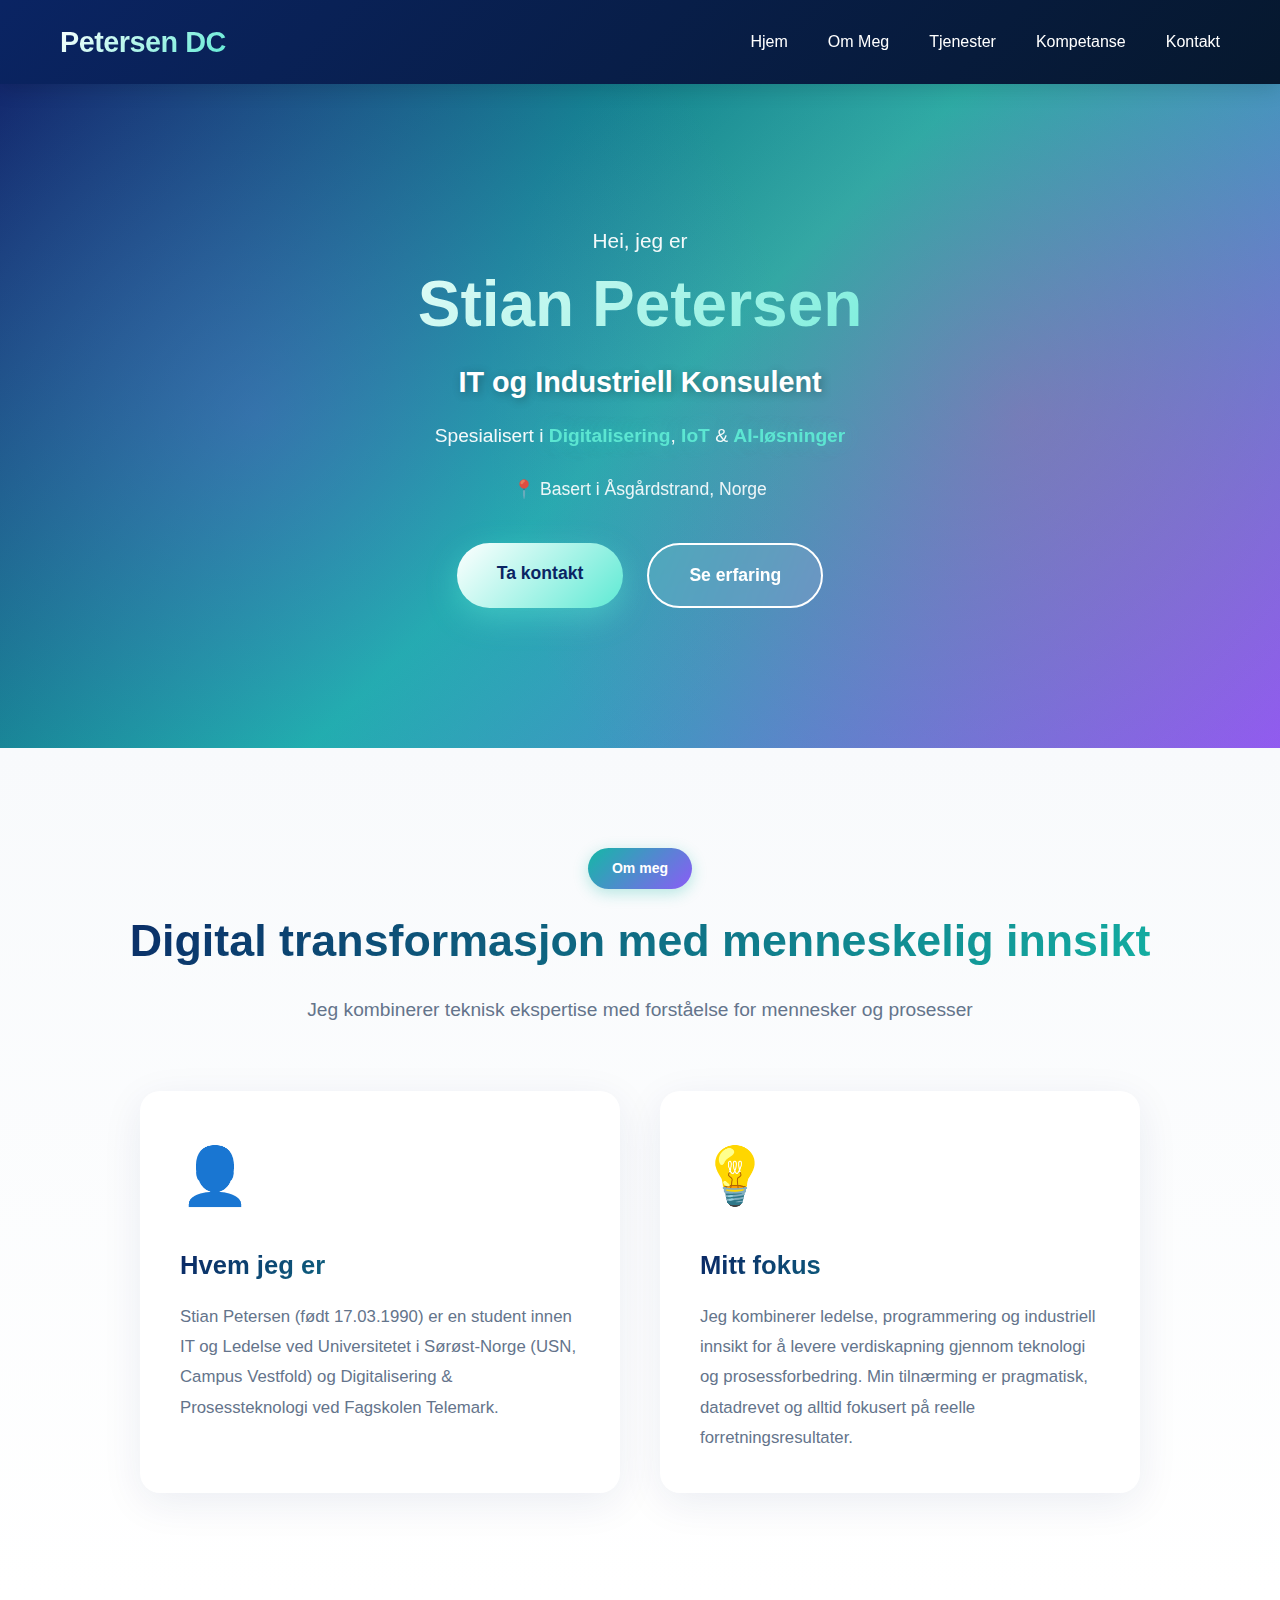
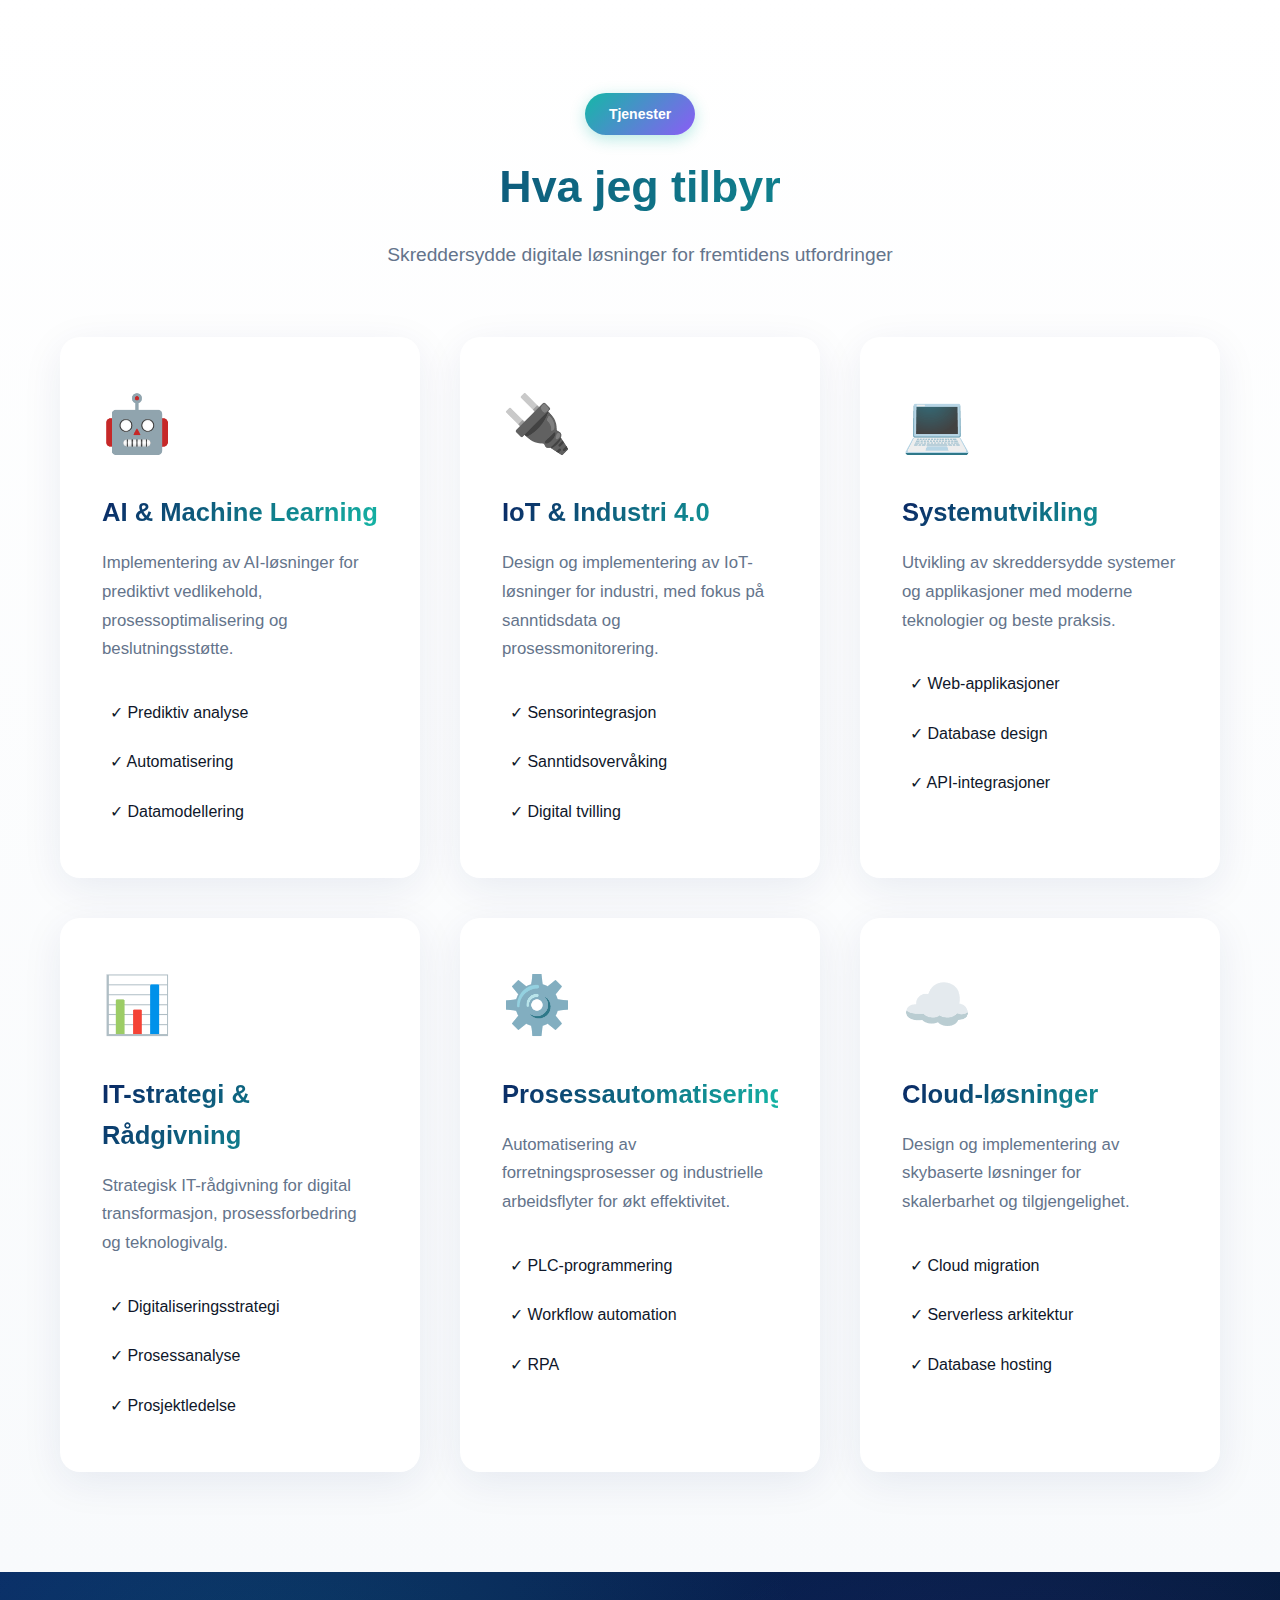
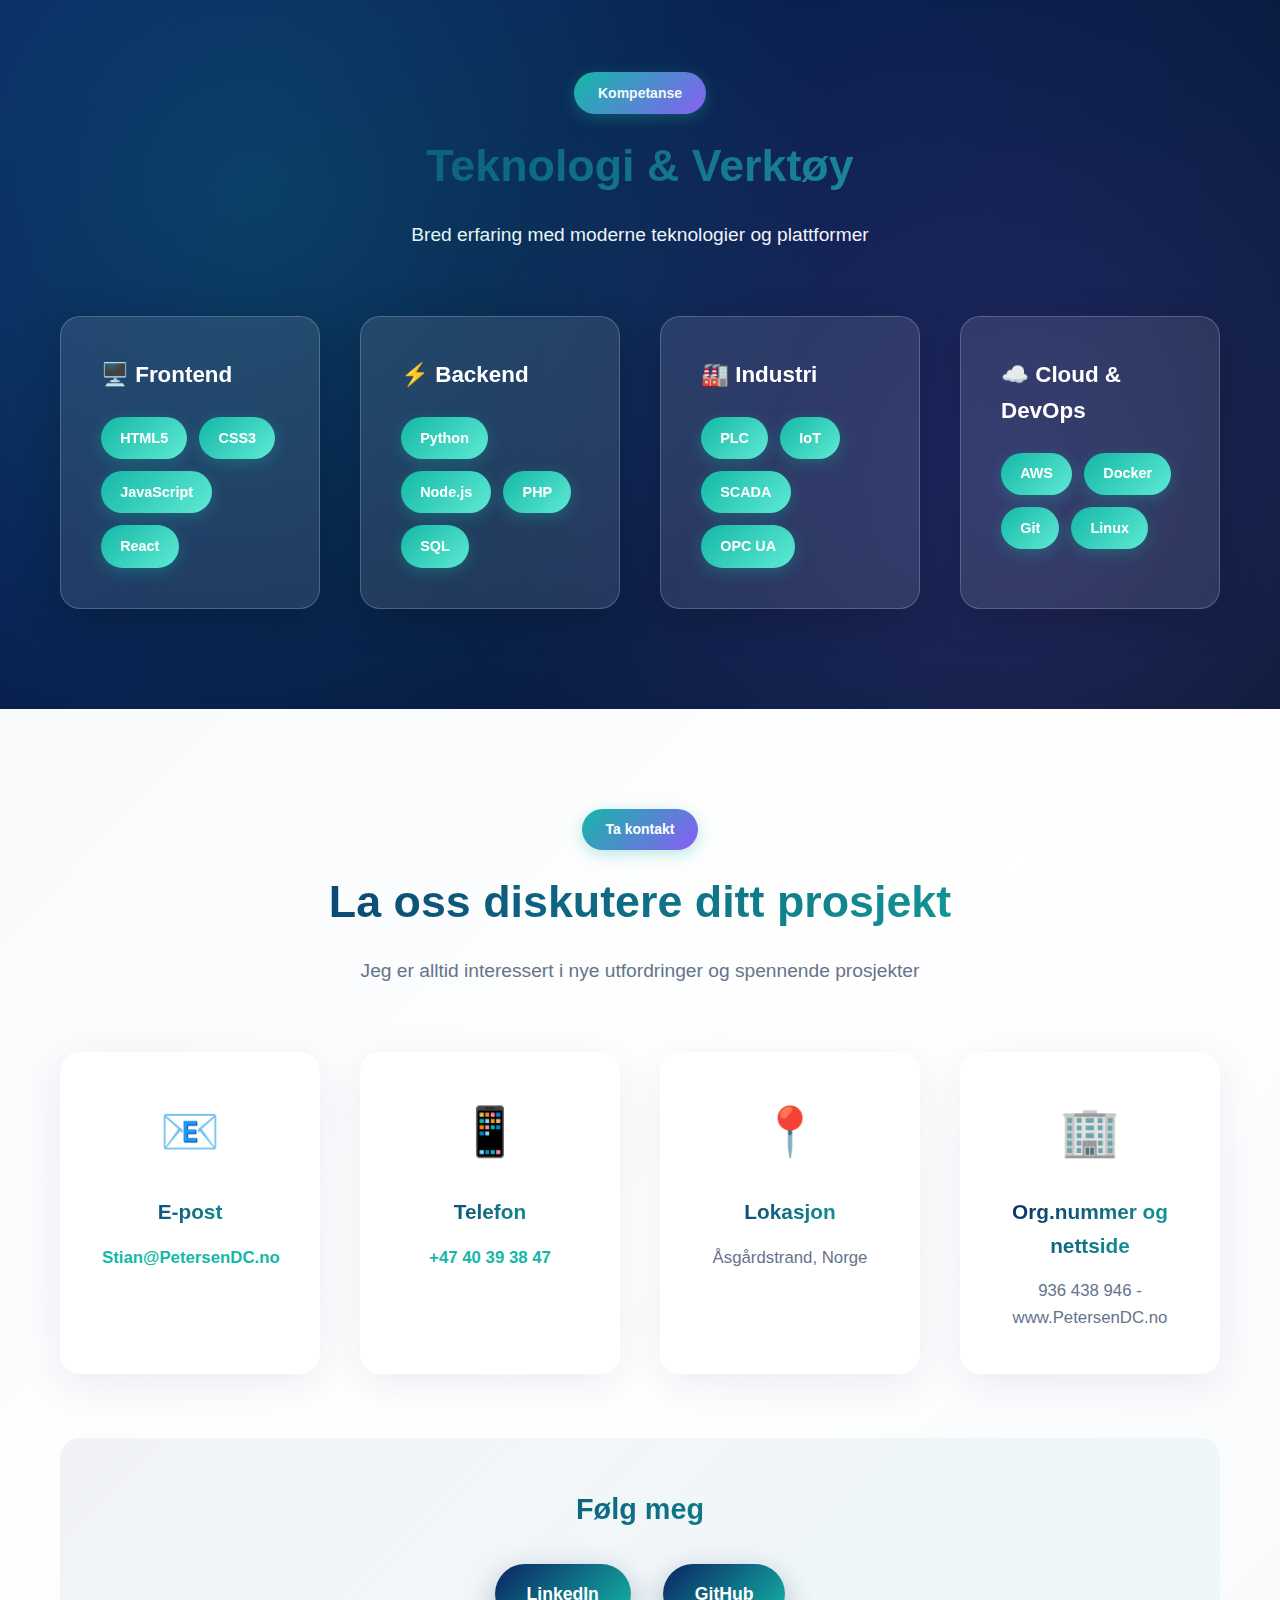
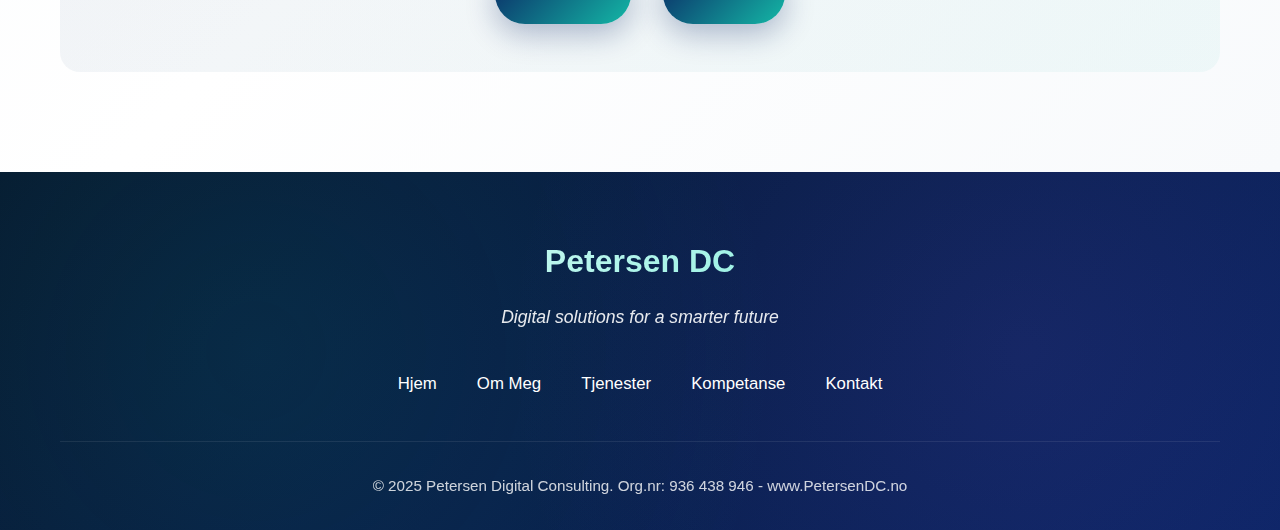
<file: stian.html>
<!DOCTYPE html>
<!--
    SKOLEPROSJEKT -  WES120V-1 25H Web- og systemutvikling
    Student: Stian Petersen
    Mail: stpet1155@usn.no
    Dato: November 2025
    Beskrivelse: Enkel HTML/CSS nettside for Petersen Digital Consulting
    Teknologier: HTML5, CSS3 (ingen JavaScript, PHP, SQL)
-->
<html lang="no">
<head>
    <meta charset="UTF-8">
    <meta name="viewport" content="width=device-width, initial-scale=1.0">
    <meta name="description" content="Petersen Digital Consulting - IT-konsulent spesialisert i digitalisering, IoT og AI-løsninger">
    <meta name="author" content="Stian Petersen">
    <meta name="keywords" content="IT-konsulent, digitalisering, IoT, AI, industri 4.0, prosessautomatisering">
    <title>Petersen Digital Consulting | Digital Solutions for a Smarter Future</title>
    <link rel="stylesheet" href="stian.css">
</head>
<body>
    <!-- Navigasjon -->
    <nav class="navbar">
        <div class="container">
            <div class="logo">Petersen DC</div>
            <ul class="nav-menu">
                <li><a href="#hjem">Hjem</a></li>
                <li><a href="#om">Om Meg</a></li>
                <li><a href="#tjenester">Tjenester</a></li>
                <li><a href="#kompetanse">Kompetanse</a></li>
                <li><a href="#kontakt">Kontakt</a></li>
            </ul>
        </div>
    </nav>

    <!-- Hjem seksjon -->
    <section id="hjem" class="hero">
        <div class="container">
            <div class="hero-content">
                <span class="hero-greeting">Hei, jeg er</span>
                <h1 class="hero-title">Stian Petersen</h1>
                <p class="hero-subtitle">IT og Industriell Konsulent</p>
                <p class="hero-description">
                    Spesialisert i <strong>Digitalisering</strong>, <strong>IoT</strong> & <strong>AI-løsninger</strong>
                </p>
                <div class="hero-location">
                    📍 Basert i Åsgårdstrand, Norge
                </div>
                <div class="hero-buttons">
                    <a href="#kontakt" class="btn btn-primary">Ta kontakt</a>
                    <a href="#kompetanse" class="btn btn-secondary">Se erfaring</a>
                </div>
            </div>
        </div>
    </section>

    <!-- Om Meg seksjon -->
    <section id="om" class="about">
        <div class="container">
            <div class="section-header">
                <span class="section-tag">Om meg</span>
                <h2>Digital transformasjon med menneskelig innsikt</h2>
                <p class="section-description">Jeg kombinerer teknisk ekspertise med forståelse for mennesker og prosesser</p>
            </div>
            <div class="about-content">
                <div class="about-card">
                    <div class="about-icon">👤</div>
                    <div class="about-text">
                        <h3>Hvem jeg er</h3>
                        <p>Stian Petersen (født 17.03.1990) er en student innen IT og Ledelse ved Universitetet i Sørøst-Norge (USN, Campus Vestfold) og Digitalisering & Prosessteknologi ved Fagskolen Telemark.</p>
                    </div>
                </div>
                <div class="about-card">
                    <div class="about-icon">💡</div>
                    <div class="about-text">
                        <h3>Mitt fokus</h3>
                        <p>Jeg kombinerer ledelse, programmering og industriell innsikt for å levere verdiskapning gjennom teknologi og prosessforbedring. Min tilnærming er pragmatisk, datadrevet og alltid fokusert på reelle forretningsresultater.</p>
                    </div>
                </div>
            </div>
        </div>
    </section>

    <!-- Tjenester seksjon -->
    <section id="tjenester" class="services">
        <div class="container">
            <div class="section-header">
                <span class="section-tag">Tjenester</span>
                <h2>Hva jeg tilbyr</h2>
                <p class="section-description">Skreddersydde digitale løsninger for fremtidens utfordringer</p>
            </div>
            <div class="services-grid">
                <div class="service-card">
                    <div class="service-icon">🤖</div>
                    <h3>AI & Machine Learning</h3>
                    <p>Implementering av AI-løsninger for prediktivt vedlikehold, prosessoptimalisering og beslutningsstøtte.</p>
                    <ul class="service-features">
                        <li>✓ Prediktiv analyse</li>
                        <li>✓ Automatisering</li>
                        <li>✓ Datamodellering</li>
                    </ul>
                </div>
                <div class="service-card">
                    <div class="service-icon">🔌</div>
                    <h3>IoT & Industri 4.0</h3>
                    <p>Design og implementering av IoT-løsninger for industri, med fokus på sanntidsdata og prosessmonitorering.</p>
                    <ul class="service-features">
                        <li>✓ Sensorintegrasjon</li>
                        <li>✓ Sanntidsovervåking</li>
                        <li>✓ Digital tvilling</li>
                    </ul>
                </div>
                <div class="service-card">
                    <div class="service-icon">💻</div>
                    <h3>Systemutvikling</h3>
                    <p>Utvikling av skreddersydde systemer og applikasjoner med moderne teknologier og beste praksis.</p>
                    <ul class="service-features">
                        <li>✓ Web-applikasjoner</li>
                        <li>✓ Database design</li>
                        <li>✓ API-integrasjoner</li>
                    </ul>
                </div>
                <div class="service-card">
                    <div class="service-icon">📊</div>
                    <h3>IT-strategi & Rådgivning</h3>
                    <p>Strategisk IT-rådgivning for digital transformasjon, prosessforbedring og teknologivalg.</p>
                    <ul class="service-features">
                        <li>✓ Digitaliseringsstrategi</li>
                        <li>✓ Prosessanalyse</li>
                        <li>✓ Prosjektledelse</li>
                    </ul>
                </div>
                <div class="service-card">
                    <div class="service-icon">⚙️</div>
                    <h3>Prosessautomatisering</h3>
                    <p>Automatisering av forretningsprosesser og industrielle arbeidsflyter for økt effektivitet.</p>
                    <ul class="service-features">
                        <li>✓ PLC-programmering</li>
                        <li>✓ Workflow automation</li>
                        <li>✓ RPA</li>
                    </ul>
                </div>
                <div class="service-card">
                    <div class="service-icon">☁️</div>
                    <h3>Cloud-løsninger</h3>
                    <p>Design og implementering av skybaserte løsninger for skalerbarhet og tilgjengelighet.</p>
                    <ul class="service-features">
                        <li>✓ Cloud migration</li>
                        <li>✓ Serverless arkitektur</li>
                        <li>✓ Database hosting</li>
                    </ul>
                </div>
            </div>
        </div>
    </section>

    <!-- Kompetanse seksjon -->
    <section id="kompetanse" class="skills">
        <div class="container">
            <div class="section-header">
                <span class="section-tag">Kompetanse</span>
                <h2>Teknologi & Verktøy</h2>
                <p class="section-description">Bred erfaring med moderne teknologier og plattformer</p>
            </div>
            <div class="skills-grid">
                <div class="skill-category">
                    <h3>🖥️ Frontend</h3>
                    <div class="skill-tags">
                        <span class="skill-tag">HTML5</span>
                        <span class="skill-tag">CSS3</span>
                        <span class="skill-tag">JavaScript</span>
                        <span class="skill-tag">React</span>
                    </div>
                </div>
                <div class="skill-category">
                    <h3>⚡ Backend</h3>
                    <div class="skill-tags">
                        <span class="skill-tag">Python</span>
                        <span class="skill-tag">Node.js</span>
                        <span class="skill-tag">PHP</span>
                        <span class="skill-tag">SQL</span>
                    </div>
                </div>
                <div class="skill-category">
                    <h3>🏭 Industri</h3>
                    <div class="skill-tags">
                        <span class="skill-tag">PLC</span>
                        <span class="skill-tag">IoT</span>
                        <span class="skill-tag">SCADA</span>
                        <span class="skill-tag">OPC UA</span>
                    </div>
                </div>
                <div class="skill-category">
                    <h3>☁️ Cloud & DevOps</h3>
                    <div class="skill-tags">
                        <span class="skill-tag">AWS</span>
                        <span class="skill-tag">Docker</span>
                        <span class="skill-tag">Git</span>
                        <span class="skill-tag">Linux</span>
                    </div>
                </div>
            </div>
        </div>
    </section>

    <!-- Kontakt seksjon -->
    <section id="kontakt" class="contact">
        <div class="container">
            <div class="section-header">
                <span class="section-tag">Ta kontakt</span>
                <h2>La oss diskutere ditt prosjekt</h2>
                <p class="section-description">Jeg er alltid interessert i nye utfordringer og spennende prosjekter</p>
            </div>
            <div class="contact-grid">
                <div class="contact-card">
                    <div class="contact-icon">📧</div>
                    <h3>E-post</h3>
                    <a href="mailto:Stian@PetersenDC.no">Stian@PetersenDC.no</a>
                </div>
                <div class="contact-card">
                    <div class="contact-icon">📱</div>
                    <h3>Telefon</h3>
                    <a href="tel:+4740393847">+47 40 39 38 47</a>
                </div>
                <div class="contact-card">
                    <div class="contact-icon">📍</div>
                    <h3>Lokasjon</h3>
                    <p>Åsgårdstrand, Norge</p>
                </div>
                <div class="contact-card">
                    <div class="contact-icon">🏢</div>
                    <h3>Org.nummer og nettside</h3>
                    <p>936 438 946 - www.PetersenDC.no</p>
                </div>
            </div>
            <div class="social-links">
                <h3>Følg meg</h3>
                <div class="social-icons">
                    <a href="https://www.PetersenDC.no/" target="_blank" class="social-link">LinkedIn</a>
                    <a href="https://github.com/Snakkaz/PetersenDC" target="_blank" class="social-link">GitHub</a>
                </div>
            </div>
        </div>
    </section>

    <!-- Footer -->
    <footer class="footer">
        <div class="container">
            <div class="footer-content">
                <div class="footer-logo">Petersen DC</div>
                <p class="footer-tagline">Digital solutions for a smarter future</p>
                <div class="footer-links">
                    <a href="#hjem">Hjem</a>
                    <a href="#om">Om Meg</a>
                    <a href="#tjenester">Tjenester</a>
                    <a href="#kompetanse">Kompetanse</a>
                    <a href="#kontakt">Kontakt</a>
                </div>
                <p class="footer-copy">&copy; 2025 Petersen Digital Consulting. Org.nr: 936 438 946 - www.PetersenDC.no</p>
            </div>
        </div>
    </footer>
</body>
</html>
</file>
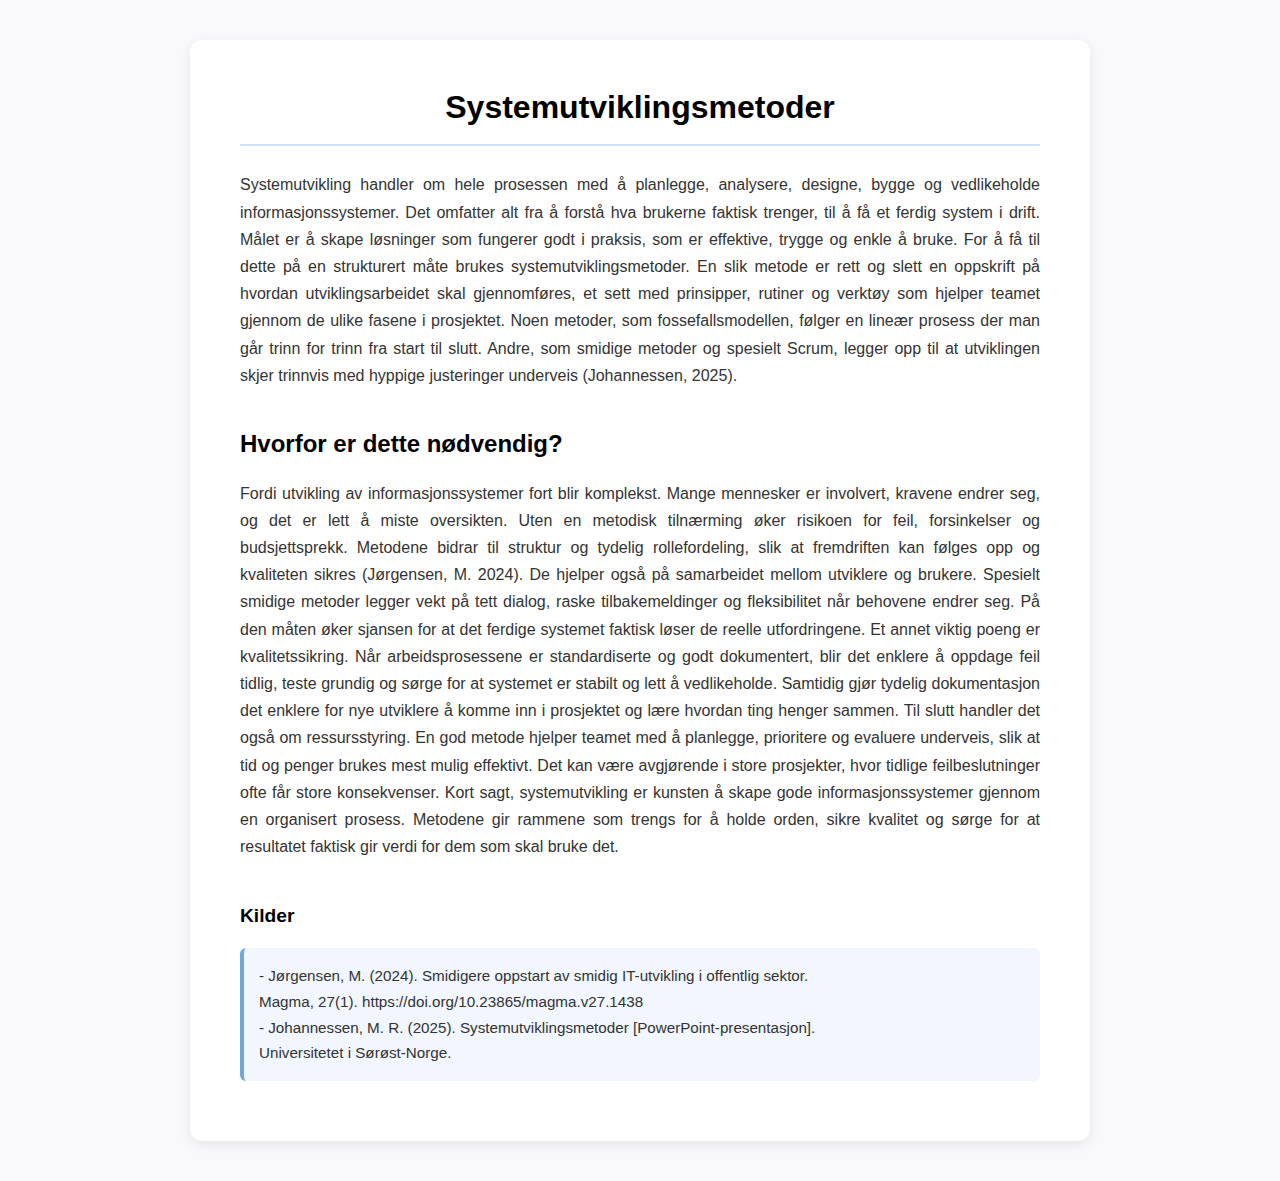
<file: Systemutviklingsmetoder.html>
<!DOCTYPE html>
<html lang="no">
<head>
    <meta charset="UTF-8">
    <title>Systemutviklingsmetoder</title>
    <link rel="stylesheet" href="Systemutviklingsmetoder.css">
</head>
<body>
    <div class="container">
      <h1> Systemutviklingsmetoder</h1>
      <p>Systemutvikling handler om hele prosessen med å planlegge, analysere, designe, bygge og 
        vedlikeholde informasjonssystemer. Det omfatter alt fra å forstå hva brukerne faktisk trenger, 
        til å få et ferdig system i drift. Målet er å skape løsninger som fungerer godt i praksis, som er 
        effektive, trygge og enkle å bruke.
        For å få til dette på en strukturert måte brukes systemutviklingsmetoder. En slik metode er rett 
        og slett en oppskrift på hvordan utviklingsarbeidet skal gjennomføres, et sett med prinsipper, 
        rutiner og verktøy som hjelper teamet gjennom de ulike fasene i prosjektet. Noen metoder, 
        som fossefallsmodellen, følger en lineær prosess der man går trinn for trinn fra start til slutt. 
        Andre, som smidige metoder og spesielt Scrum, legger opp til at utviklingen skjer trinnvis 
        med hyppige justeringer underveis (Johannessen, 2025).</p>
    
    <h2> Hvorfor er dette nødvendig?</h2>
        <p>Fordi utvikling av informasjonssystemer fort blir komplekst. Mange mennesker er involvert, 
        kravene endrer seg, og det er lett å miste oversikten. Uten en metodisk tilnærming øker 
        risikoen for feil, forsinkelser og budsjettsprekk. Metodene bidrar til struktur og tydelig 
        rollefordeling, slik at fremdriften kan følges opp og kvaliteten sikres (Jørgensen, M. 2024).
        De hjelper også på samarbeidet mellom utviklere og brukere. Spesielt smidige metoder legger 
        vekt på tett dialog, raske tilbakemeldinger og fleksibilitet når behovene endrer seg. På den 
        måten øker sjansen for at det ferdige systemet faktisk løser de reelle utfordringene.
        Et annet viktig poeng er kvalitetssikring. Når arbeidsprosessene er standardiserte og godt 
        dokumentert, blir det enklere å oppdage feil tidlig, teste grundig og sørge for at systemet er 
        stabilt og lett å vedlikeholde. Samtidig gjør tydelig dokumentasjon det enklere for nye 
        utviklere å komme inn i prosjektet og lære hvordan ting henger sammen.
        Til slutt handler det også om ressursstyring. En god metode hjelper teamet med å planlegge, 
        prioritere og evaluere underveis, slik at tid og penger brukes mest mulig effektivt. Det kan 
        være avgjørende i store prosjekter, hvor tidlige feilbeslutninger ofte får store konsekvenser.
        Kort sagt, systemutvikling er kunsten å skape gode 
        informasjonssystemer gjennom en organisert prosess. Metodene gir rammene som trengs for å 
        holde orden, sikre kvalitet og sørge for at resultatet faktisk gir verdi for dem som skal bruke 
        det.</p>

        <h3> Kilder</h3>
        <p>- Jørgensen, M. (2024). Smidigere oppstart av smidig IT-utvikling i offentlig sektor.
        Magma, 27(1). https://doi.org/10.23865/magma.v27.1438
        - Johannessen, M. R. (2025). Systemutviklingsmetoder [PowerPoint-presentasjon]. 
        Universitetet i Sørøst-Norge.
 </p>
    </div>
</body>
</html>
</file>
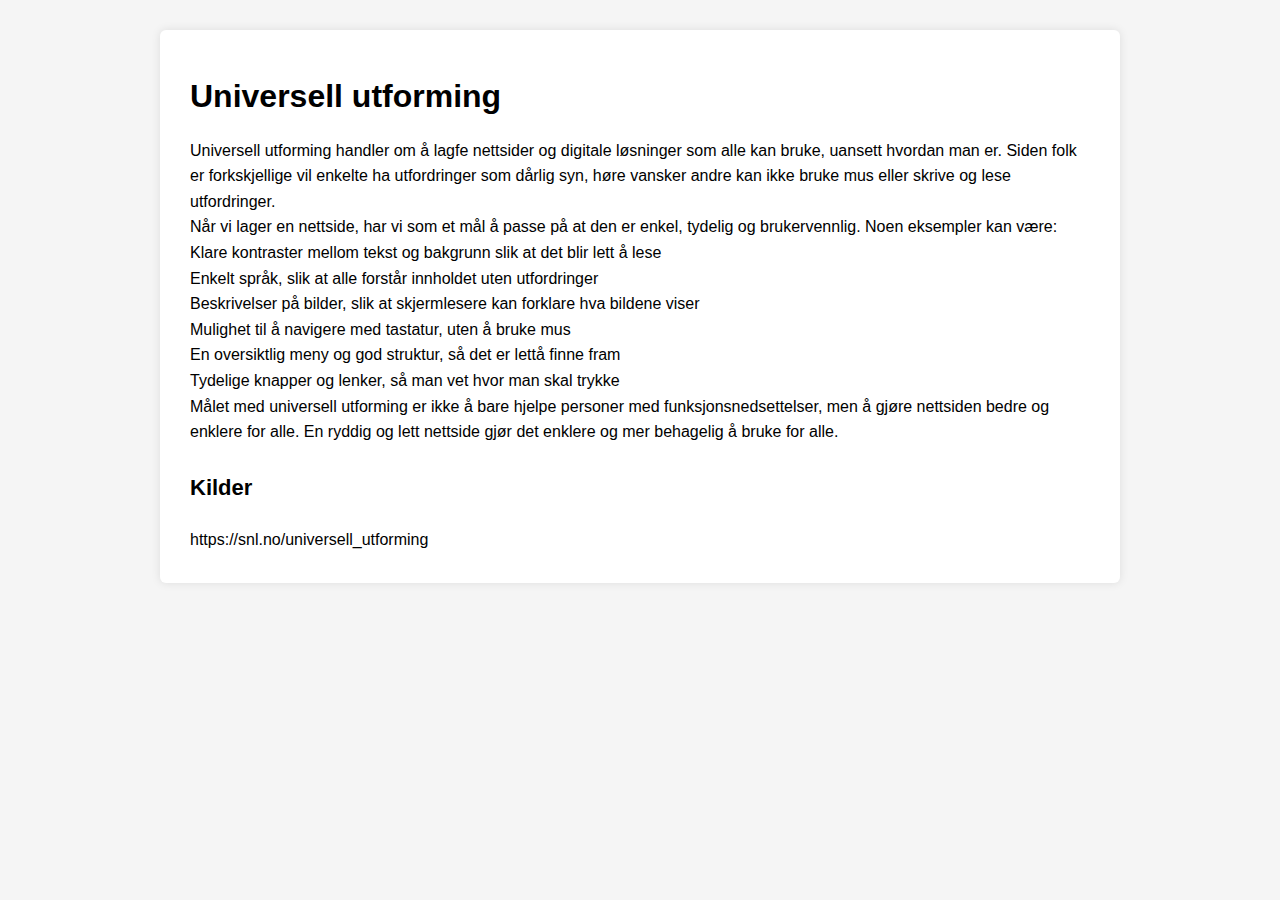
<file: universellutforming.html>
<!DOCTYPE html>
<html lang="no">
<head>
    <meta charset="UTF-8">
    <title>Systemutviklingsmetoder</title>
    <link rel="stylesheet" href="personas.css">
</head>
<body>
    <div class="container">
      <h1> Universell utforming</h1>
      <p>Universell utforming handler om å lagfe nettsider og digitale løsninger som alle kan bruke, uansett hvordan man er. Siden folk er forkskjellige vil enkelte ha utfordringer som dårlig syn, høre vansker andre kan ikke bruke mus eller skrive og lese utfordringer. 
        Når vi lager en nettside, har vi som et mål å passe på at den er enkel, tydelig og brukervennlig. Noen eksempler kan være: 
        Klare kontraster mellom tekst og bakgrunn slik at det blir lett å lese 
        Enkelt språk, slik at alle forstår innholdet uten utfordringer 
        Beskrivelser på bilder, slik at skjermlesere kan forklare hva bildene viser 
        Mulighet til å navigere med tastatur, uten å bruke mus 
        En oversiktlig meny og god struktur, så det er lettå finne fram 
        Tydelige knapper og lenker, så man vet hvor man skal trykke 
        Målet med universell utforming er ikke å bare hjelpe personer med funksjonsnedsettelser, men å gjøre nettsiden bedre og enklere for alle. En ryddig og lett nettside gjør det enklere og mer behagelig å bruke for alle. </p>
    
        <h3> Kilder</h3>
        <p> https://snl.no/universell_utforming
 </p>
    </div>
</body>
</html>
</file>
<file: style.css>
body {
    font-family: Arial, sans-serif;
    background-color: #494949;
    margin: 0;
    padding: 40px 0;   
    text-align: center; 
}


.header { 
    color: white;
    margin-bottom: 40px;
}


.container {
    display: grid;
    grid-template-columns: repeat(3, 1fr);
    grid-gap: 30px;
    width: 80%;
    max-width: 1000px;
    margin: 0 auto; 
}

.box {
    background-color: rgb(158, 158, 158);
    padding: 40px;
    text-align: center;
    border-radius: 15px;
    box-shadow: 0 4px 10px rgba(0,0,0,0.1);
    font-size: 1.2em;
    text-decoration: none;
    color: #ffffff;
    transition: all 0.3s ease;
    font-weight: bold;
}

.box:hover {
    background-color: #6fbaf0;
    color: white;
    transform: translateY(-5px);
    box-shadow: 0 8px 20px rgba(0,0,0,0.2);
}

/* MOBILE */
@media (max-width: 768px) {
    .container {
        grid-template-columns: repeat(2, 1fr);
    }
}

@media (max-width: 500px) {
    .container {
        grid-template-columns: 1fr;
    }
}
</file>
<file: personas.css>
/* Generell stil */
body {
    font-family: Arial, Helvetica, sans-serif;
    line-height: 1.6;
    margin: 0;
    padding: 0;
    background-color: #f5f5f5;
}

/* Container rundt alt innhold */
.container {
    max-width: 900px;
    margin: 30px auto;
    background-color: white;
    padding: 20px 30px;
    border-radius: 6px;
    box-shadow: 0 0 10px rgba(0,0,0,0.1);
}

/* Standard overskrifter */
h1 {
    font-size: 32px;
    margin-bottom: 15px;
}

h2 {
    font-size: 26px;
    margin-top: 30px;
}

h3 {
    font-size: 22px;
    margin-top: 25px;
}

h4 {
    font-size: 20px;
    margin-top: 20px;
}

h5 {
    font-size: 18px;
    margin-top: 18px;
}

h6 {
    font-size: 17px;
    margin-top: 16px;
}

/* For uoffisielle overskrifter h7 – h31 */
h7, h8, h9, h10, h11, h12, h13, h14, h15, 
h16, h17, h18, h19, h20, h21, h22, h23, 
h24, h25, h26, h27, h28, h29, h30, h31 {
    display: block;
    font-weight: bold;
    margin-top: 20px;
    font-size: 18px;
}

/* Avsnitt */
p {
    margin-top: 10px;
    margin-bottom: 10px;
    white-space: pre-line; /* gjør at linjeskift i tekst vises */
}
</file>
<file: kontrakt.css>
body {
    font-family: Arial, sans-serif;
    background: #f2f2f2;
    margin: 0;
    padding: 20px;
}

.container {
    max-width: 900px;
    margin: auto;
    background: white;
    padding: 30px;
    border-radius: 8px;
    box-shadow: 0 0 15px rgba(0,0,0,0.1);
}

h1 {
    
    margin-bottom: 40px;
}

h2 {
   
    margin-top: 30px;
    color: #333;
}

h3 {
    
    margin-top: 15px;
    color: #444;
}

p {
    
    line-height: 1.6;
}

ul {
    
    margin: 10px 0 20px 20px;
}

li {
   
    margin: 5px 0;
}
</file>
<file: wireframes.css>
body {
        font-family: Arial, sans-serif;
        background: #f7f7f7;
        margin: 0;
        padding: 20px;
    }

    .container {
        max-width: 800px;
        margin: auto;
        background: white;
        padding: 20px;
        border: 1px solid #ddd;
    }

    h1, h2, h3 {
        margin-top: 30px;
    }

    section {
        border: 1px solid #ccc;
        padding: 15px;
        margin: 20px 0;
        background: #fafafa;
    }

    ul {
        padding-left: 20px;
    }

    li {
        margin: 5px 0;
    }

    a {
        color: blue;
        text-decoration: none;
    }

    a:hover {
        text-decoration: underline;
    }

    footer {
        margin-top: 30px;
        padding-top: 10px;
        border-top: 1px solid #ddd;
        text-align: center;
        font-size: 14px;
    }

    hr {
        margin: 40px 0;
    }
</file>
<file: stian.css>
/* ====================================
   PETERSEN DIGITAL CONSULTING
   Skoleoppgave - WES120V-1 25H Web- og systemutvikling
   Student: Stian Petersen
   Dato: November 2025
   
   TEKNOLOGIER BRUKT:
   - HTML5 (Semantiske elementer)
   - CSS3 (Grid, Flexbox, Variabler)
   - Responsiv design (Mobile-first)
   ==================================== */

/* CSS Variabler */
:root {
    --primary-color: #0a2463;
    --primary-dark: #06182e;
    --secondary-color: #14b8a6;
    --secondary-light: #5eead4;
    --accent-purple: #8b5cf6;
    --accent-pink: #ec4899;
    --text-dark: #0f172a;
    --text-light: #ffffff;
    --gray-light: #f8fafc;
    --gray-medium: #64748b;
    --shadow-color: rgba(10, 36, 99, 0.1);
}

/* Reset og basis styling */
* {
    margin: 0;
    padding: 0;
    box-sizing: border-box;
}

html {
    scroll-behavior: smooth;
}

body {
    font-family: 'Segoe UI', Tahoma, Geneva, Verdana, sans-serif;
    line-height: 1.6;
    color: var(--text-dark);
}

.container {
    max-width: 1200px;
    margin: 0 auto;
    padding: 0 20px;
}

/* ====================================
   NAVIGASJON
   ==================================== */
.navbar {
    background: linear-gradient(135deg, var(--primary-color) 0%, var(--primary-dark) 100%);
    padding: 1.2rem 0;
    position: sticky;
    top: 0;
    z-index: 100;
    box-shadow: 0 4px 20px rgba(0,0,0,0.15);
    backdrop-filter: blur(10px);
}

.navbar .container {
    display: flex;
    justify-content: space-between;
    align-items: center;
}

.logo {
    color: var(--text-light);
    font-size: 1.8rem;
    font-weight: 700;
    letter-spacing: -0.5px;
    background: linear-gradient(135deg, var(--text-light) 0%, var(--secondary-light) 100%);
    -webkit-background-clip: text;
    -webkit-text-fill-color: transparent;
    background-clip: text;
    transition: all 0.3s ease;
}

.logo:hover {
    transform: scale(1.05);
}

.nav-menu {
    display: flex;
    list-style: none;
    gap: 2.5rem;
}

.nav-menu a {
    color: var(--text-light);
    text-decoration: none;
    font-weight: 500;
    transition: all 0.3s ease;
    position: relative;
    padding-bottom: 5px;
}

.nav-menu a::after {
    content: '';
    position: absolute;
    bottom: 0;
    left: 0;
    width: 0;
    height: 2px;
    background: linear-gradient(90deg, var(--secondary-color), var(--secondary-light));
    transition: width 0.3s ease;
}

.nav-menu a:hover::after {
    width: 100%;
}

.nav-menu a:hover {
    color: var(--secondary-light);
    transform: translateY(-2px);
}

/* ====================================
   HERO SEKSJON
   ==================================== */
.hero {
    background: linear-gradient(135deg, #0a2463 0%, #14b8a6 50%, #8b5cf6 100%);
    color: var(--text-light);
    padding: 140px 0;
    text-align: center;
    position: relative;
    overflow: hidden;
}

.hero::before {
    content: '';
    position: absolute;
    top: 0;
    left: 0;
    right: 0;
    bottom: 0;
    background: 
        radial-gradient(circle at 20% 50%, rgba(139, 92, 246, 0.3) 0%, transparent 50%),
        radial-gradient(circle at 80% 50%, rgba(236, 72, 153, 0.3) 0%, transparent 50%);
    animation: pulse 8s ease-in-out infinite;
}

@keyframes pulse {
    0%, 100% { opacity: 0.5; }
    50% { opacity: 1; }
}

.hero-content {
    max-width: 800px;
    margin: 0 auto;
    position: relative;
    z-index: 1;
    animation: fadeInUp 1s ease-out;
}

@keyframes fadeInUp {
    from {
        opacity: 0;
        transform: translateY(30px);
    }
    to {
        opacity: 1;
        transform: translateY(0);
    }
}

.hero-greeting {
    display: block;
    font-size: 1.3rem;
    margin-bottom: 0.5rem;
    opacity: 0.95;
    animation: fadeIn 1s ease-out 0.2s both;
}

@keyframes fadeIn {
    from { opacity: 0; }
    to { opacity: 1; }
}

.hero-title {
    font-size: 4rem;
    margin-bottom: 1rem;
    font-weight: 800;
    line-height: 1.2;
    background: linear-gradient(135deg, #ffffff 0%, #5eead4 100%);
    -webkit-background-clip: text;
    -webkit-text-fill-color: transparent;
    background-clip: text;
    animation: slideInLeft 0.8s ease-out 0.3s both;
}

@keyframes slideInLeft {
    from {
        opacity: 0;
        transform: translateX(-50px);
    }
    to {
        opacity: 1;
        transform: translateX(0);
    }
}

.hero-subtitle {
    font-size: 1.8rem;
    margin-bottom: 1rem;
    font-weight: 600;
    text-shadow: 2px 2px 10px rgba(0,0,0,0.3);
    animation: slideInRight 0.8s ease-out 0.4s both;
}

@keyframes slideInRight {
    from {
        opacity: 0;
        transform: translateX(50px);
    }
    to {
        opacity: 1;
        transform: translateX(0);
    }
}

.hero-description {
    font-size: 1.2rem;
    margin-bottom: 1.5rem;
    opacity: 0.95;
    animation: fadeIn 1s ease-out 0.6s both;
}

.hero-description strong {
    color: var(--secondary-light);
    font-weight: 700;
    text-shadow: 0 0 20px rgba(94, 234, 212, 0.5);
}

.hero-location {
    font-size: 1.1rem;
    margin-bottom: 2.5rem;
    opacity: 0.9;
    animation: fadeIn 1s ease-out 0.7s both;
}

.hero-buttons {
    display: flex;
    gap: 1.5rem;
    justify-content: center;
    flex-wrap: wrap;
    animation: fadeIn 1s ease-out 0.8s both;
}

/* Knapper */
.btn {
    display: inline-block;
    padding: 16px 40px;
    text-decoration: none;
    border-radius: 50px;
    font-weight: 600;
    font-size: 1.1rem;
    transition: all 0.4s cubic-bezier(0.175, 0.885, 0.32, 1.275);
    position: relative;
    overflow: hidden;
}

.btn::before {
    content: '';
    position: absolute;
    top: 50%;
    left: 50%;
    width: 0;
    height: 0;
    border-radius: 50%;
    background: rgba(255, 255, 255, 0.3);
    transform: translate(-50%, -50%);
    transition: width 0.6s, height 0.6s;
}

.btn:hover::before {
    width: 300px;
    height: 300px;
}

.btn-primary {
    background: linear-gradient(135deg, var(--text-light) 0%, var(--secondary-light) 100%);
    color: var(--primary-color);
    box-shadow: 0 10px 30px rgba(94, 234, 212, 0.4);
}

.btn-primary:hover {
    transform: translateY(-5px) scale(1.05);
    box-shadow: 0 15px 40px rgba(94, 234, 212, 0.6);
}

.btn-secondary {
    background: rgba(255, 255, 255, 0.1);
    color: var(--text-light);
    border: 2px solid var(--text-light);
    backdrop-filter: blur(10px);
}

.btn-secondary:hover {
    background: var(--text-light);
    color: var(--primary-color);
    transform: translateY(-5px) scale(1.05);
    box-shadow: 0 15px 40px rgba(255, 255, 255, 0.4);
}

/* ====================================
   SEKSJONS HEADER (Gjenbrukbar)
   ==================================== */
.section-header {
    text-align: center;
    margin-bottom: 4rem;
    animation: fadeInUp 0.8s ease-out;
}

.section-tag {
    display: inline-block;
    background: linear-gradient(135deg, var(--secondary-color) 0%, var(--accent-purple) 100%);
    color: var(--text-light);
    padding: 0.6rem 1.5rem;
    border-radius: 30px;
    font-size: 0.875rem;
    font-weight: 600;
    margin-bottom: 1rem;
    box-shadow: 0 4px 15px rgba(20, 184, 166, 0.3);
    transition: all 0.3s ease;
}

.section-tag:hover {
    transform: translateY(-3px);
    box-shadow: 0 6px 20px rgba(20, 184, 166, 0.5);
}

.section-header h2 {
    font-size: 2.8rem;
    margin-bottom: 1rem;
    color: var(--text-dark);
    font-weight: 700;
    background: linear-gradient(135deg, var(--primary-color) 0%, var(--secondary-color) 100%);
    -webkit-background-clip: text;
    -webkit-text-fill-color: transparent;
    background-clip: text;
}

.section-description {
    font-size: 1.2rem;
    color: var(--gray-medium);
    max-width: 700px;
    margin: 0 auto;
    line-height: 1.8;
}

/* ====================================
   OM MEG SEKSJON
   ==================================== */
.about {
    padding: 100px 0;
    background: linear-gradient(180deg, var(--gray-light) 0%, #ffffff 100%);
}

.about-content {
    display: grid;
    grid-template-columns: repeat(auto-fit, minmax(300px, 1fr));
    gap: 2.5rem;
    max-width: 1000px;
    margin: 0 auto;
}

.about-card {
    background: white;
    padding: 2.5rem;
    border-radius: 20px;
    box-shadow: 0 10px 40px rgba(10, 36, 99, 0.08);
    transition: all 0.4s cubic-bezier(0.175, 0.885, 0.32, 1.275);
    position: relative;
    overflow: hidden;
}

.about-card::before {
    content: '';
    position: absolute;
    top: 0;
    left: 0;
    width: 100%;
    height: 4px;
    background: linear-gradient(90deg, var(--secondary-color), var(--accent-purple));
    transform: scaleX(0);
    transition: transform 0.4s ease;
}

.about-card:hover::before {
    transform: scaleX(1);
}

.about-card:hover {
    transform: translateY(-10px) scale(1.02);
    box-shadow: 0 20px 60px rgba(20, 184, 166, 0.2);
}

.about-icon {
    font-size: 3.5rem;
    margin-bottom: 1.5rem;
    display: inline-block;
    animation: bounce 2s infinite;
}

@keyframes bounce {
    0%, 100% { transform: translateY(0); }
    50% { transform: translateY(-10px); }
}

.about-text h3 {
    font-size: 1.6rem;
    margin-bottom: 1rem;
    background: linear-gradient(135deg, var(--primary-color), var(--secondary-color));
    -webkit-background-clip: text;
    -webkit-text-fill-color: transparent;
    background-clip: text;
}

.about-text p {
    color: var(--gray-medium);
    line-height: 1.8;
    font-size: 1.05rem;
}

/* ====================================
   TJENESTER SEKSJON
   ==================================== */
.services {
    padding: 100px 0;
    background: linear-gradient(180deg, #ffffff 0%, var(--gray-light) 100%);
    position: relative;
}

.services-grid {
    display: grid;
    grid-template-columns: repeat(auto-fit, minmax(320px, 1fr));
    gap: 2.5rem;
}

.service-card {
    background: white;
    padding: 2.5rem;
    border-radius: 20px;
    box-shadow: 0 10px 40px rgba(10, 36, 99, 0.08);
    transition: all 0.5s cubic-bezier(0.175, 0.885, 0.32, 1.275);
    position: relative;
    overflow: hidden;
    border: 2px solid transparent;
}

.service-card::before {
    content: '';
    position: absolute;
    top: 0;
    left: 0;
    width: 100%;
    height: 100%;
    background: linear-gradient(135deg, var(--secondary-color), var(--accent-purple));
    opacity: 0;
    transition: opacity 0.4s ease;
    z-index: 0;
}

.service-card:hover::before {
    opacity: 0.05;
}

.service-card:hover {
    transform: translateY(-15px) rotate(-1deg);
    box-shadow: 0 25px 60px rgba(20, 184, 166, 0.25);
    border-color: var(--secondary-light);
}

.service-icon {
    font-size: 3.5rem;
    margin-bottom: 1.5rem;
    display: inline-block;
    position: relative;
    z-index: 1;
    transition: all 0.4s ease;
}

.service-card:hover .service-icon {
    transform: scale(1.2) rotate(10deg);
}

.service-card h3 {
    font-size: 1.6rem;
    margin-bottom: 1rem;
    background: linear-gradient(135deg, var(--primary-color), var(--secondary-color));
    -webkit-background-clip: text;
    -webkit-text-fill-color: transparent;
    background-clip: text;
    position: relative;
    z-index: 1;
}

.service-card p {
    color: var(--gray-medium);
    margin-bottom: 1.5rem;
    line-height: 1.7;
    font-size: 1.05rem;
    position: relative;
    z-index: 1;
}

.service-features {
    list-style: none;
    position: relative;
    z-index: 1;
}

.service-features li {
    padding: 0.75rem 0;
    color: var(--text-dark);
    font-size: 1rem;
    font-weight: 500;
    transition: all 0.3s ease;
    padding-left: 0.5rem;
}

.service-features li:hover {
    padding-left: 1rem;
    color: var(--secondary-color);
}

/* ====================================
   KOMPETANSE SEKSJON
   ==================================== */
.skills {
    padding: 100px 0;
    background: linear-gradient(135deg, var(--primary-color) 0%, var(--primary-dark) 100%);
    position: relative;
    overflow: hidden;
}

.skills::before {
    content: '';
    position: absolute;
    top: 0;
    left: 0;
    right: 0;
    bottom: 0;
    background: 
        radial-gradient(circle at 20% 30%, rgba(20, 184, 166, 0.2) 0%, transparent 50%),
        radial-gradient(circle at 80% 70%, rgba(139, 92, 246, 0.2) 0%, transparent 50%);
}

.skills .section-header h2,
.skills .section-description {
    color: var(--text-light);
}

.skills-grid {
    display: grid;
    grid-template-columns: repeat(auto-fit, minmax(250px, 1fr));
    gap: 2.5rem;
    position: relative;
    z-index: 1;
}

.skill-category {
    background: rgba(255, 255, 255, 0.1);
    backdrop-filter: blur(10px);
    padding: 2.5rem;
    border-radius: 20px;
    box-shadow: 0 10px 40px rgba(0, 0, 0, 0.2);
    border: 1px solid rgba(255, 255, 255, 0.2);
    transition: all 0.4s cubic-bezier(0.175, 0.885, 0.32, 1.275);
}

.skill-category:hover {
    transform: translateY(-10px) scale(1.05);
    box-shadow: 0 20px 60px rgba(94, 234, 212, 0.3);
    background: rgba(255, 255, 255, 0.15);
}

.skill-category h3 {
    font-size: 1.4rem;
    margin-bottom: 1.5rem;
    color: var(--text-light);
}

.skill-tags {
    display: flex;
    flex-wrap: wrap;
    gap: 0.75rem;
}

.skill-tag {
    background: linear-gradient(135deg, var(--secondary-color), var(--secondary-light));
    color: var(--text-light);
    padding: 0.6rem 1.2rem;
    border-radius: 25px;
    font-size: 0.9rem;
    font-weight: 600;
    box-shadow: 0 4px 15px rgba(20, 184, 166, 0.3);
    transition: all 0.3s ease;
    cursor: default;
}

.skill-tag:hover {
    transform: translateY(-3px) scale(1.1);
    box-shadow: 0 6px 20px rgba(94, 234, 212, 0.5);
}

/* ====================================
   KONTAKT SEKSJON
   ==================================== */
.contact {
    padding: 100px 0;
    background: linear-gradient(135deg, var(--gray-light) 0%, white 50%, var(--gray-light) 100%);
}

.contact-grid {
    display: grid;
    grid-template-columns: repeat(auto-fit, minmax(250px, 1fr));
    gap: 2.5rem;
    margin-bottom: 3rem;
}

.contact-card {
    background: white;
    padding: 2.5rem;
    border-radius: 20px;
    text-align: center;
    box-shadow: 0 10px 40px rgba(10, 36, 99, 0.08);
    transition: all 0.4s cubic-bezier(0.175, 0.885, 0.32, 1.275);
    border: 2px solid transparent;
    position: relative;
    overflow: hidden;
}

.contact-card::before {
    content: '';
    position: absolute;
    top: 50%;
    left: 50%;
    width: 0;
    height: 0;
    border-radius: 50%;
    background: linear-gradient(135deg, var(--secondary-light), var(--accent-purple));
    opacity: 0.1;
    transform: translate(-50%, -50%);
    transition: width 0.6s, height 0.6s;
}

.contact-card:hover::before {
    width: 300px;
    height: 300px;
}

.contact-card:hover {
    transform: translateY(-10px) scale(1.03);
    box-shadow: 0 20px 60px rgba(20, 184, 166, 0.2);
    border-color: var(--secondary-color);
}

.contact-icon {
    font-size: 3rem;
    margin-bottom: 1.5rem;
    display: inline-block;
    transition: all 0.4s ease;
    position: relative;
    z-index: 1;
}

.contact-card:hover .contact-icon {
    transform: scale(1.3) rotate(15deg);
}

.contact-card h3 {
    font-size: 1.3rem;
    margin-bottom: 1rem;
    background: linear-gradient(135deg, var(--primary-color), var(--secondary-color));
    -webkit-background-clip: text;
    -webkit-text-fill-color: transparent;
    background-clip: text;
    position: relative;
    z-index: 1;
}

.contact-card a {
    color: var(--secondary-color);
    text-decoration: none;
    font-weight: 600;
    font-size: 1.05rem;
    transition: all 0.3s ease;
    position: relative;
    z-index: 1;
}

.contact-card a:hover {
    color: var(--accent-purple);
    text-shadow: 0 0 10px rgba(139, 92, 246, 0.3);
}

.contact-card p {
    color: var(--gray-medium);
    font-size: 1.05rem;
    position: relative;
    z-index: 1;
}

.social-links {
    text-align: center;
    margin-top: 4rem;
    padding: 3rem;
    background: linear-gradient(135deg, rgba(10, 36, 99, 0.05), rgba(20, 184, 166, 0.05));
    border-radius: 20px;
}

.social-links h3 {
    font-size: 1.8rem;
    margin-bottom: 2rem;
    background: linear-gradient(135deg, var(--primary-color), var(--secondary-color));
    -webkit-background-clip: text;
    -webkit-text-fill-color: transparent;
    background-clip: text;
}

.social-icons {
    display: flex;
    gap: 2rem;
    justify-content: center;
}

.social-link {
    background: linear-gradient(135deg, var(--primary-color), var(--secondary-color));
    color: var(--text-light);
    padding: 1rem 2rem;
    border-radius: 50px;
    text-decoration: none;
    font-weight: 600;
    font-size: 1.1rem;
    transition: all 0.4s cubic-bezier(0.175, 0.885, 0.32, 1.275);
    box-shadow: 0 10px 30px rgba(10, 36, 99, 0.3);
    position: relative;
    overflow: hidden;
}

.social-link::before {
    content: '';
    position: absolute;
    top: 50%;
    left: 50%;
    width: 0;
    height: 0;
    border-radius: 50%;
    background: rgba(255, 255, 255, 0.3);
    transform: translate(-50%, -50%);
    transition: width 0.6s, height 0.6s;
}

.social-link:hover::before {
    width: 300px;
    height: 300px;
}

.social-link:hover {
    transform: translateY(-8px) scale(1.1);
    box-shadow: 0 15px 50px rgba(20, 184, 166, 0.5);
}

/* ====================================
   FOOTER
   ==================================== */
.footer {
    background: linear-gradient(135deg, var(--primary-dark) 0%, var(--primary-color) 100%);
    color: var(--text-light);
    padding: 4rem 0 2rem;
    position: relative;
    overflow: hidden;
}

.footer::before {
    content: '';
    position: absolute;
    top: 0;
    left: 0;
    right: 0;
    bottom: 0;
    background: 
        radial-gradient(circle at 20% 50%, rgba(20, 184, 166, 0.1) 0%, transparent 50%),
        radial-gradient(circle at 80% 50%, rgba(139, 92, 246, 0.1) 0%, transparent 50%);
}

.footer-content {
    text-align: center;
    position: relative;
    z-index: 1;
}

.footer-logo {
    font-size: 2rem;
    font-weight: 700;
    margin-bottom: 1rem;
    background: linear-gradient(135deg, var(--text-light), var(--secondary-light));
    -webkit-background-clip: text;
    -webkit-text-fill-color: transparent;
    background-clip: text;
}

.footer-tagline {
    font-size: 1.1rem;
    opacity: 0.9;
    margin-bottom: 2.5rem;
    font-style: italic;
}

.footer-links {
    display: flex;
    gap: 2.5rem;
    justify-content: center;
    flex-wrap: wrap;
    margin-bottom: 2.5rem;
}

.footer-links a {
    color: var(--text-light);
    text-decoration: none;
    font-weight: 500;
    font-size: 1.05rem;
    transition: all 0.3s ease;
    position: relative;
    padding-bottom: 3px;
}

.footer-links a::after {
    content: '';
    position: absolute;
    bottom: 0;
    left: 0;
    width: 0;
    height: 2px;
    background: linear-gradient(90deg, var(--secondary-light), var(--accent-purple));
    transition: width 0.3s ease;
}

.footer-links a:hover::after {
    width: 100%;
}

.footer-links a:hover {
    color: var(--secondary-light);
    transform: translateY(-2px);
}

.footer-copy {
    font-size: 0.95rem;
    opacity: 0.8;
    padding-top: 2rem;
    border-top: 1px solid rgba(255, 255, 255, 0.1);
}

/* ====================================
   RESPONSIV DESIGN
   ==================================== */
@media (max-width: 768px) {
    .nav-menu {
        flex-direction: column;
        gap: 1rem;
        text-align: center;
    }
    
    .hero {
        padding: 100px 0;
    }
    
    .hero-title {
        font-size: 2.8rem;
    }
    
    .hero-subtitle {
        font-size: 1.4rem;
    }
    
    .section-header h2 {
        font-size: 2.2rem;
    }
    
    .about-content,
    .services-grid,
    .skills-grid,
    .contact-grid {
        grid-template-columns: 1fr;
    }
    
    .hero-buttons,
    .social-icons {
        flex-direction: column;
        align-items: stretch;
    }
    
    .footer-links {
        flex-direction: column;
        gap: 1.5rem;
    }
    
    .service-card:hover {
        transform: translateY(-10px);
    }
}

@media (max-width: 480px) {
    .hero {
        padding: 80px 0;
    }
    
    .hero-title {
        font-size: 2.2rem;
    }
    
    .hero-subtitle {
        font-size: 1.2rem;
    }
    
    .logo {
        font-size: 1.4rem;
    }
    
    .section-header h2 {
        font-size: 1.8rem;
    }
    
    .about-card,
    .service-card,
    .skill-category,
    .contact-card {
        padding: 1.5rem;
    }
}

/* Tillegg: Scroll reveal effekt */
@keyframes scrollReveal {
    from {
        opacity: 0;
        transform: translateY(50px);
    }
    to {
        opacity: 1;
        transform: translateY(0);
    }
}

section {
    animation: scrollReveal 0.8s ease-out;
}
</file>
<file: Systemutviklingsmetoder.css>
/* --- Grunnleggende stil --- */
* {
  margin: 0;
  padding: 0;
  box-sizing: border-box;
}

body {
  font-family: "Segoe UI", Roboto, Arial, sans-serif;
  line-height: 1.7;
  color: #333;
  background-color: #f9f9fb;
  padding: 40px 15px;
}

/* --- Hovedcontainer --- */
.container {
  max-width: 900px;
  background-color: #fff;
  margin: 0 auto;
  padding: 40px 50px;
  border-radius: 12px;
  box-shadow: 0 4px 12px rgba(0, 0, 0, 0.08);
}

/* --- Overskrifter --- */
h1, h2, h3 {
  font-weight: 600;
  color: #1a1a1a;
  margin-bottom: 15px;
}

h1 {
  font-size: 2rem;
  text-align: center;
  margin-bottom: 25px;
  color: #000000;
  border-bottom: 2px solid #cce0ff;
  padding-bottom: 10px;
}

h2 {
  font-size: 1.5rem;
  color: #000000;
  margin-top: 35px;
}

h3 {
  font-size: 1.2rem;
  margin-top: 40px;
  color: #000000;
}


p {
  margin-bottom: 20px;
  text-align: justify;
}


p:last-of-type {
  font-size: 0.95rem;
  background-color: #f1f6ff;
  padding: 15px;
  border-left: 4px solid #6fa8dc;
  border-radius: 6px;
  white-space: pre-line;
}


a {
  color: #1155cc;
  text-decoration: none;
}

a:hover {
  text-decoration: underline;
}


@media (max-width: 600px) {
  .container {
    padding: 25px 20px;
  }

  h1 {
    font-size: 1.6rem;
  }

  h2 {
    font-size: 1.3rem;
  }
}
</file>
